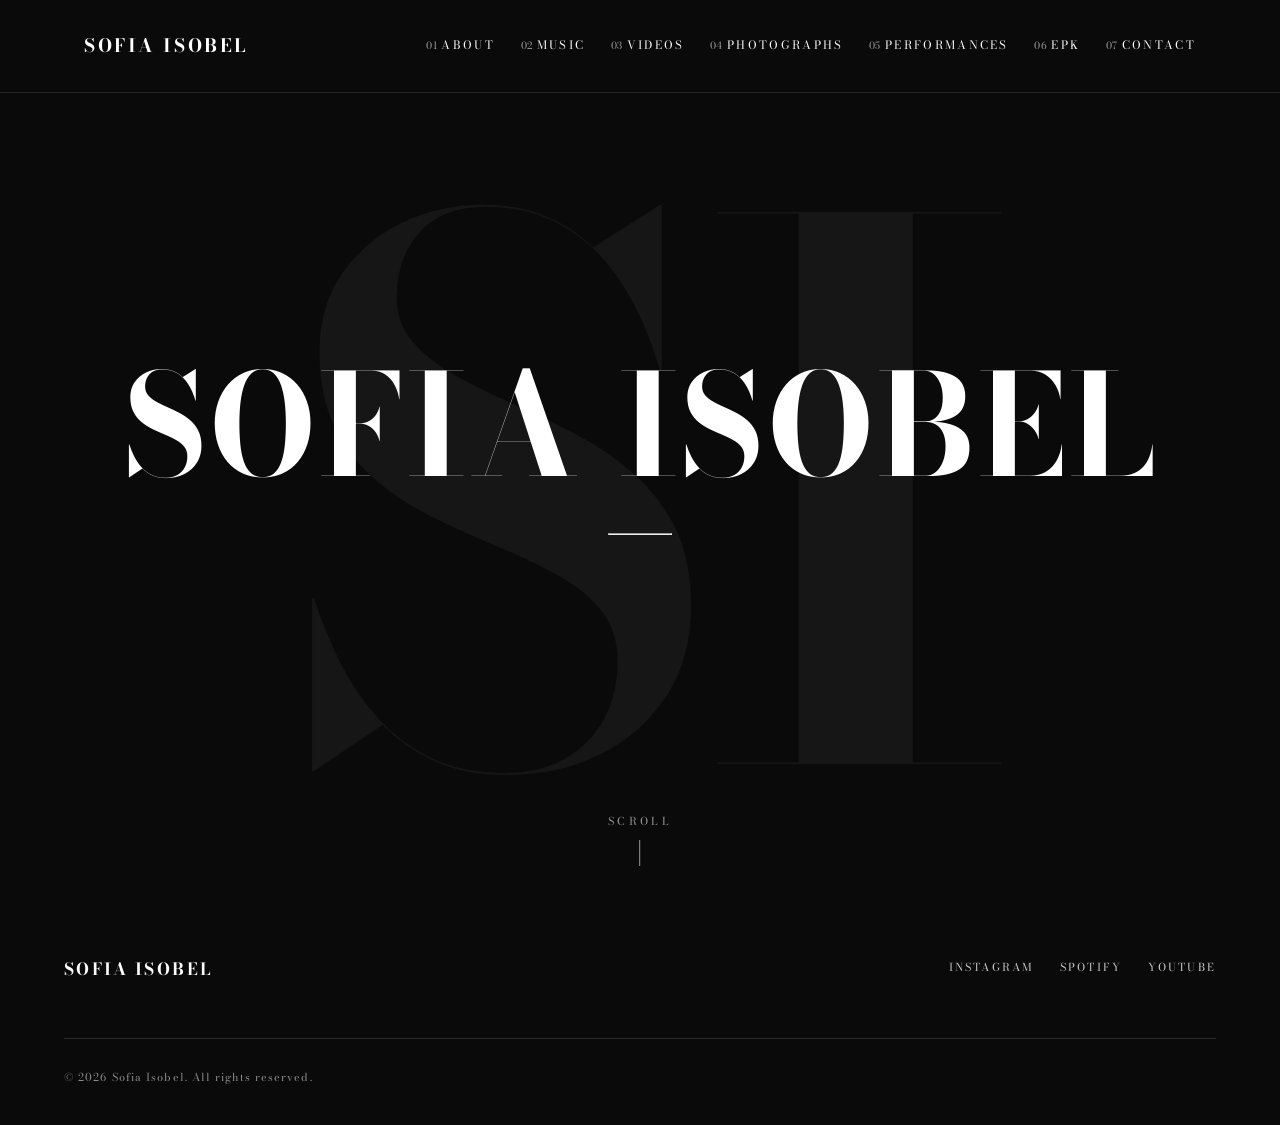
<file: index.html>
<!DOCTYPE html>
<html lang="en">
<head>
<meta charset="UTF-8">
<meta name="viewport" content="width=device-width, initial-scale=1.0">
<title>Sofia Isobel</title>
<meta name="description" content="Sofia Isobel — official site.">
<link rel="stylesheet" href="css/style.css">
</head>
<body class="page-home">

<a class="visually-hidden" href="#main">Skip to content</a>

<header class="site-header">
  <div class="container">
    <a href="index.html" class="wordmark">Sofia Isobel</a>
    <button class="nav-toggle" aria-label="Toggle navigation" aria-expanded="false">
      <span></span>
    </button>
    <nav class="nav-list" aria-label="Primary">
      <a href="about.html"><span class="idx">01</span>About</a>
      <a href="music.html"><span class="idx">02</span>Music</a>
      <a href="videos.html"><span class="idx">03</span>Videos</a>
      <a href="photographs.html"><span class="idx">04</span>Photographs</a>
      <a href="performances.html"><span class="idx">05</span>Performances</a>
      <a href="epk.html"><span class="idx">06</span>EPK</a>
      <a href="contact.html"><span class="idx">07</span>Contact</a>
    </nav>
  </div>
</header>

<main id="main">
  <section class="hero">
    <div class="hero-monogram" aria-hidden="true">SI</div>
    <div class="hero-inner">
      <!-- <p class="hero-eyebrow">Vocalist &amp; Songwriter</p> -->
      <h1 class="hero-name">Sofia Isobel</h1>
      <!-- <p class="hero-tagline">Lorem ipsum dolor sit amet, consectetur adipiscing elit.</p> -->
      <hr class="hero-rule" aria-hidden="true">
      <!-- <nav class="hero-nav" aria-label="Section index">
        <a href="about.html"><span class="idx">01</span>About</a>
        <a href="music.html"><span class="idx">02</span>Music</a>
        <a href="videos.html"><span class="idx">03</span>Videos</a>
        <a href="photographs.html"><span class="idx">04</span>Photographs</a>
        <a href="performances.html"><span class="idx">05</span>Performances</a>
        <a href="epk.html"><span class="idx">06</span>EPK</a>
        <a href="contact.html"><span class="idx">07</span>Contact</a>
      </nav> -->
    </div>
    <span class="scroll-cue" aria-hidden="true">Scroll</span>
  </section>
</main>

<footer class="site-footer">
  <div class="footer-inner">
    <span class="footer-mark">Sofia Isobel</span>
    <nav class="footer-social" aria-label="Social">
      <a href="#">Instagram</a>
      <a href="#">Spotify</a>
      <a href="#">YouTube</a>
    </nav>
    <div class="footer-copy">
      <span>&copy; <span data-year>2026</span> Sofia Isobel. All rights reserved.</span>
      <!-- <span>Lorem ipsum dolor sit amet</span> -->
    </div>
  </div>
</footer>

<script src="js/main.js"></script>
</body>
</html>
</file>
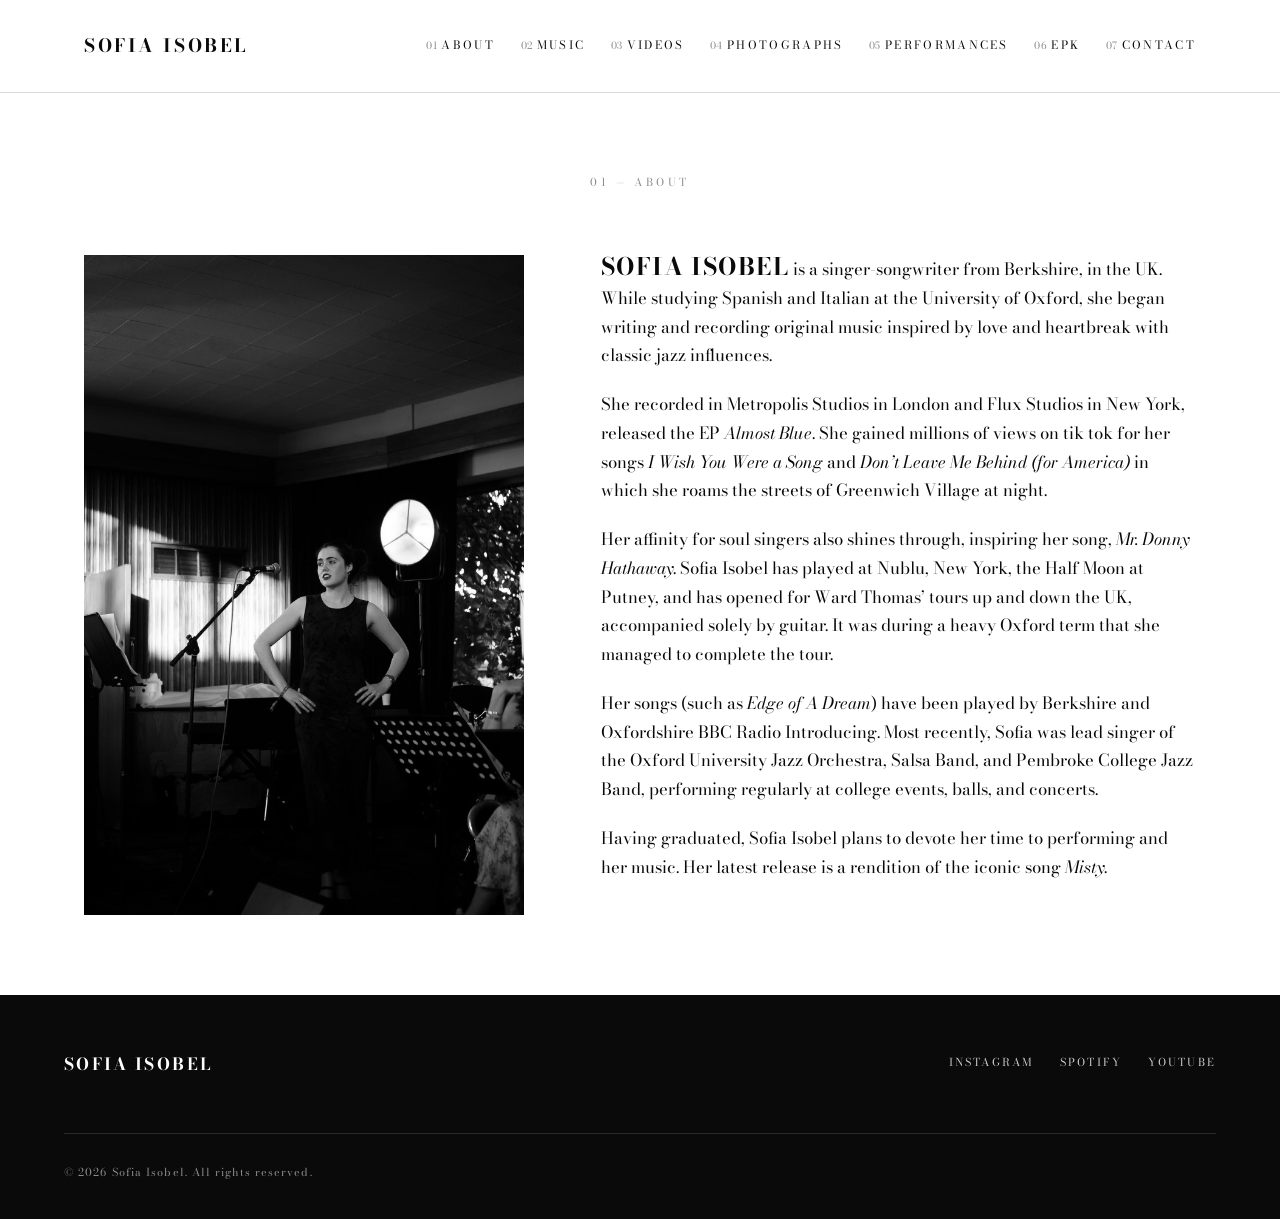
<file: about.html>
<!DOCTYPE html>
<html lang="en">
<head>
<meta charset="UTF-8">
<meta name="viewport" content="width=device-width, initial-scale=1.0">
<title>About — Sofia Isobel</title>
<meta name="description" content="About Sofia Isobel.">
<link rel="stylesheet" href="css/style.css">
</head>
<body>

<!-- <div class="page-veil" aria-hidden="true"></div> -->
<a class="visually-hidden" href="#main">Skip to content</a>

<header class="site-header">
  <div class="container">
    <a href="index.html" class="wordmark">Sofia Isobel</a>
    <button class="nav-toggle" aria-label="Toggle navigation" aria-expanded="false">
      <span></span>
    </button>
    <nav class="nav-list" aria-label="Primary">
      <a href="about.html"><span class="idx">01</span>About</a>
      <a href="music.html"><span class="idx">02</span>Music</a>
      <a href="videos.html"><span class="idx">03</span>Videos</a>
      <a href="photographs.html"><span class="idx">04</span>Photographs</a>
      <a href="coming-soon.html"><span class="idx">05</span>Performances</a>
      <a href="coming-soon.html"><span class="idx">06</span>EPK</a>
      <a href="contact.html"><span class="idx">07</span>Contact</a>
    </nav>
  </div>
</header>

<main id="main">

  <div class="page-head">
    <p class="eyebrow">01 — About</p>
    <!-- <h1>The Story So Far</h1> -->
  </div>

  <section class="container">
    <div class="about-grid">
      <div class="portrait">
        <img src="assets/images/portrait.jpg" alt="Sofia Isobel portrait">
      </div>
      <div class="bio">
        <!-- <p>Lorem ipsum dolor sit amet, consectetur adipiscing elit. Sed do eiusmod tempor incididunt ut labore et dolore magna aliqua. Ut enim ad minim veniam, quis nostrud exercitation ullamco laboris nisi ut aliquip ex ea commodo consequat.</p>
        <p>Duis aute irure dolor in reprehenderit in voluptate velit esse cillum dolore eu fugiat nulla pariatur. Excepteur sint occaecat cupidatat non proident, sunt in culpa qui officia deserunt mollit anim id est laborum.</p>
        <p>Sed ut perspiciatis unde omnis iste natus error sit voluptatem accusantium doloremque laudantium, totam rem aperiam, eaque ipsa quae ab illo inventore veritatis et quasi architecto beatae vitae dicta sunt explicabo.</p> -->
        <p> <span class="lead-word">Sofia Isobel</span> is a singer-songwriter from Berkshire, in the UK. While studying Spanish and Italian at the University of Oxford, she began writing and recording original music inspired by love and heartbreak with classic jazz influences. </p>
        <p>She recorded in Metropolis Studios in London and Flux Studios in New York, released the EP <i>Almost Blue</i>. She gained millions of views on tik tok for her songs <i>I Wish You Were a Song</i> and <i>Don’t Leave Me Behind (for America)</i> in which she roams the streets of Greenwich Village at night. </p>
        <p>Her affinity for soul singers also shines through, inspiring her song, <i>Mr. Donny Hathaway</i>. Sofia Isobel has played at Nublu, New York, the Half Moon at Putney, and has opened for Ward Thomas’ tours up and down the UK, accompanied solely by guitar. It was during a heavy Oxford term that she managed to complete the tour.  </p>
        <p>Her songs (such as <i>Edge of A Dream</i>) have been played by Berkshire and Oxfordshire BBC Radio Introducing. Most recently, Sofia was lead singer of the Oxford University Jazz Orchestra, Salsa Band, and Pembroke College Jazz Band, performing regularly at college events, balls, and concerts. </p>
        <p>Having graduated, Sofia Isobel plans to devote her time to performing and her music. Her latest release is a rendition of the iconic song <i>Misty</i>.</p>


        <!-- <ul class="fact-list">
          <li><span class="k">Based</span><span class="v">Lorem, Ipsum</span></li>
          <li><span class="k">Genre</span><span class="v">Lorem / Ipsum</span></li>
          <li><span class="k">Active since</span><span class="v">Lorem MMXX</span></li>
          <li><span class="k">Label</span><span class="v">Lorem Records</span></li>
        </ul> -->
      </div>
    </div>
  </section>

  

  <section class="container" style="padding-top: 5rem;">
    <div class="about-grid">
      <!-- <div class="placeholder" style="--ar: 4/5;"><span class="tag">Studio — replace with image</span></div>
      <div class="bio">
        <p class="eyebrow" style="margin-bottom:1rem;">Approach</p>
        <p>Nemo enim ipsam voluptatem quia voluptas sit aspernatur aut odit aut fugit, sed quia consequuntur magni dolores eos qui ratione voluptatem sequi nesciunt.</p>
        <p>Neque porro quisquam est, qui dolorem ipsum quia dolor sit amet, consectetur, adipisci velit, sed quia non numquam eius modi tempora incidunt ut labore et dolore magnam aliquam.</p>
      </div> -->
    </div>
  </section>

</main>


<footer class="site-footer">
  <div class="footer-inner">
    <span class="footer-mark">Sofia Isobel</span>
    <nav class="footer-social" aria-label="Social">
      <a href="https://www.instagram.com/sofiaisobelh/">Instagram</a>
      <a href="https://open.spotify.com/artist/6mMKapnNQn9hhXeew7cPOA?si=JOrMR3NxQQ-wdCnq1Sw_MQ">Spotify</a>
      <a href="https://www.youtube.com/channel/UCfYOrsRfp4lc2RsOu6m83aQ">YouTube</a>
    </nav>
    <div class="footer-copy">
      <span>&copy; <span data-year>2026</span> Sofia Isobel. All rights reserved.</span>
      <!-- <span>Lorem ipsum dolor sit amet</span> -->
    </div>
  </div>
</footer>

<script src="js/main.js"></script>
</body>
</html>
</file>
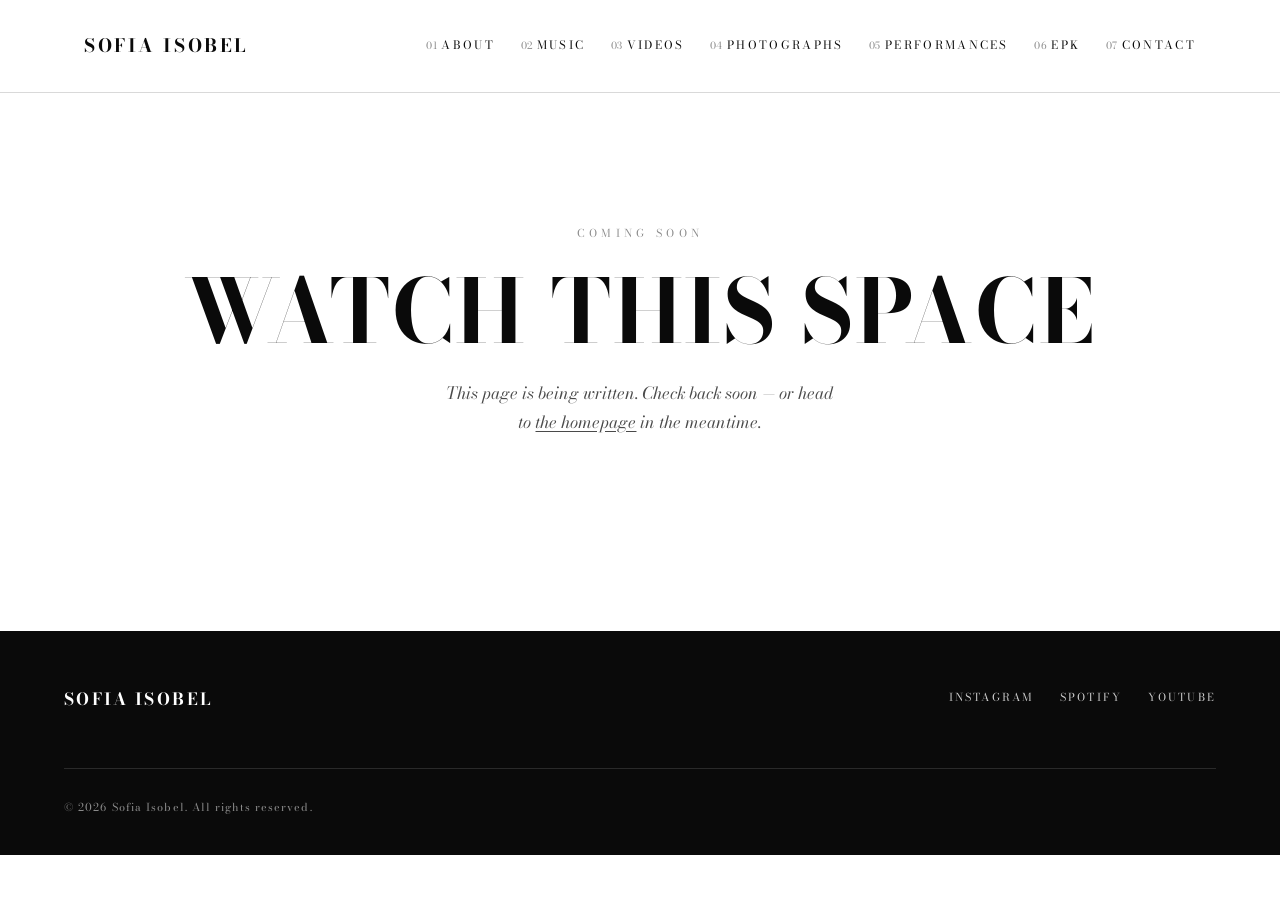
<file: coming-soon.html>
<!DOCTYPE html>
<html lang="en">
<head>
<meta charset="UTF-8">
<meta name="viewport" content="width=device-width, initial-scale=1.0">
<title>Coming Soon — Sofia Isobel</title>
<meta name="description" content="This page is coming soon.">
<link rel="stylesheet" href="css/style.css">
<script src="js/main.js" defer></script>
</head>

<body>

<div class="page-veil"></div>

<a class="visually-hidden" href="#main">Skip to content</a>

<header class="site-header">
  <div class="container">
    <a href="index.html" class="wordmark">Sofia Isobel</a>
    <button class="nav-toggle" aria-label="Toggle navigation" aria-expanded="false">
      <span></span>
    </button>
    <nav class="nav-list" aria-label="Primary">
      <a href="about.html"><span class="idx">01</span>About</a>
      <a href="music.html"><span class="idx">02</span>Music</a>
      <a href="videos.html"><span class="idx">03</span>Videos</a>
      <a href="photographs.html"><span class="idx">04</span>Photographs</a>
      <a href="coming-soon.html"><span class="idx">05</span>Performances</a>
      <a href="coming-soon.html"><span class="idx">06</span>EPK</a>
      <a href="contact.html"><span class="idx">07</span>Contact</a>
    </nav>
  </div>
</header>

<main id="main">

  <section class="hero" style="min-height: calc(70svh - var(--header-h));">
    <div class="hero-inner">
      <p class="hero-eyebrow">Coming Soon</p>
      <h1 class="hero-name" style="font-size: clamp(2.4rem, 8vw, 5.5rem);">Watch This Space</h1>
      <p class="hero-tagline">This page is being written. Check back soon — or head to <a href="index.html" style="text-decoration: underline; text-underline-offset: 0.2em;">the homepage</a> in the meantime.</p>
    </div>
  </section>

</main>

<footer class="site-footer">
  <div class="footer-inner">
    <span class="footer-mark">Sofia Isobel</span>
    <nav class="footer-social" aria-label="Social">
      <a href="#">Instagram</a>
      <a href="#">Spotify</a>
      <a href="#">YouTube</a>
    </nav>
    <div class="footer-copy">
      <span>&copy; <span data-year>2026</span> Sofia Isobel. All rights reserved.</span>
    </div>
  </div>
</footer>

</body>
</html>
</file>
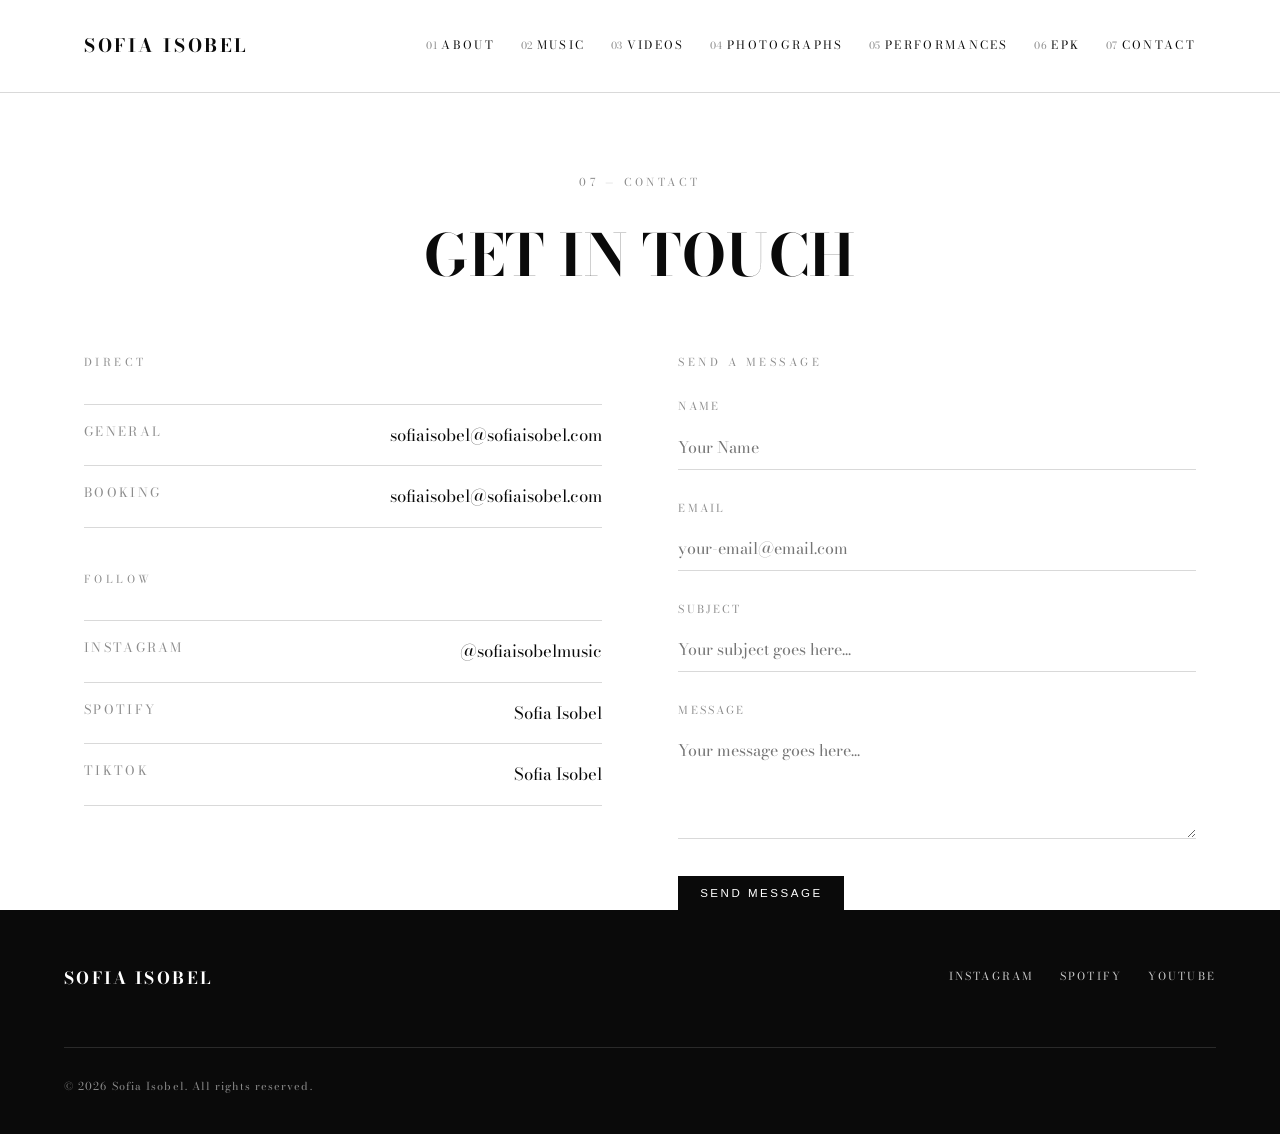
<file: contact.html>
<!DOCTYPE html>
<html lang="en">
<head>
<meta charset="UTF-8">
<meta name="viewport" content="width=device-width, initial-scale=1.0">
<title>Contact — Sofia Isobel</title>
<meta name="description" content="Get in touch with Sofia Isobel.">
<link rel="stylesheet" href="css/style.css">
</head>
<body>

<a class="visually-hidden" href="#main">Skip to content</a>

<header class="site-header">
  <div class="container">
    <a href="index.html" class="wordmark">Sofia Isobel</a>
    <button class="nav-toggle" aria-label="Toggle navigation" aria-expanded="false">
      <span></span>
    </button>
    <nav class="nav-list" aria-label="Primary">
      <a href="about.html"><span class="idx">01</span>About</a>
      <a href="music.html"><span class="idx">02</span>Music</a>
      <a href="videos.html"><span class="idx">03</span>Videos</a>
      <a href="photographs.html"><span class="idx">04</span>Photographs</a>
      <a href="coming-soon.html"><span class="idx">05</span>Performances</a>
      <a href="coming-soon.html"><span class="idx">06</span>EPK</a>
      <a href="contact.html"><span class="idx">07</span>Contact</a>
    </nav>
  </div>
</header>

<main id="main">

  <div class="page-head">
    <p class="eyebrow">07 — Contact</p>
    <h1>Get In Touch</h1>
  </div>

  <section class="container">
    <div class="contact-grid">

      <div>
        <p class="eyebrow" style="margin-bottom:1rem;">Direct</p>
        <ul class="contact-list">
          <li><span class="k">General</span><span class="v">sofiaisobel@sofiaisobel.com</span></li>
          <li><span class="k">Booking</span><span class="v">sofiaisobel@sofiaisobel.com</span></li>
        </ul>

        <p class="eyebrow" style="margin: 2.6rem 0 1rem;">Follow</p>
        <ul class="contact-list">
          <li><span class="k">Instagram</span><span class="v"><a href="https://www.instagram.com/sofiaisobelmusic?stkn=MTI2MTFtMjRqaHE4cQ%3D%3D&utm_source=qr">@sofiaisobelmusic</a></span></li>
          <li><span class="k">Spotify</span><span class="v"><a href="https://open.spotify.com/artist/6mMKapnNQn9hhXeew7cPOA?si=JOrMR3NxQQ-wdCnq1Sw_MQ">Sofia Isobel</a></span></li>
          <li><span class="k">TikTok</span><span class="v"><a href="https://www.tiktok.com/@sofia.isobel.music">Sofia Isobel</a></span></li>
        </ul>
      </div>

      <div>
        <p class="eyebrow" style="margin-bottom:1.6rem;">Send a Message</p>
        <form action="#" method="POST">
          <div class="form-field">
            <label for="name">Name</label>
            <input type="text" id="name" name="name" placeholder="Your Name" required>
          </div>
          <div class="form-field">
            <label for="email">Email</label>
            <input type="email" id="email" name="email" placeholder="your-email@email.com" required>
          </div>
          <div class="form-field">
            <label for="subject">Subject</label>
            <input type="text" id="subject" name="subject" placeholder="Your subject goes here...">
          </div>
          <div class="form-field">
            <label for="message">Message</label>
            <textarea id="message" name="message" placeholder="Your message goes here..." required></textarea>
          </div>
          <button type="submit" class="btn">Send Message</button>
        </form>
      </div>

    </div>
  </section>

</main>

<footer class="site-footer">
  <div class="footer-inner">
    <span class="footer-mark">Sofia Isobel</span>
    <nav class="footer-social" aria-label="Social">
      <a href="https://www.instagram.com/sofiaisobelmusic/">Instagram</a>
      <a href="https://open.spotify.com/artist/6mMKapnNQn9hhXeew7cPOA?si=JOrMR3NxQQ-wdCnq1Sw_MQ">Spotify</a>
      <a href="https://www.youtube.com/channel/UCfYOrsRfp4lc2RsOu6m83aQ">YouTube</a>
    </nav>
    <div class="footer-copy">
      <span>&copy; <span data-year>2026</span> Sofia Isobel. All rights reserved.</span>
      <!-- <span>Lorem ipsum dolor sit amet</span> -->
    </div>
  </div>
</footer>

<script src="js/main.js"></script>
</body>
</html>
</file>
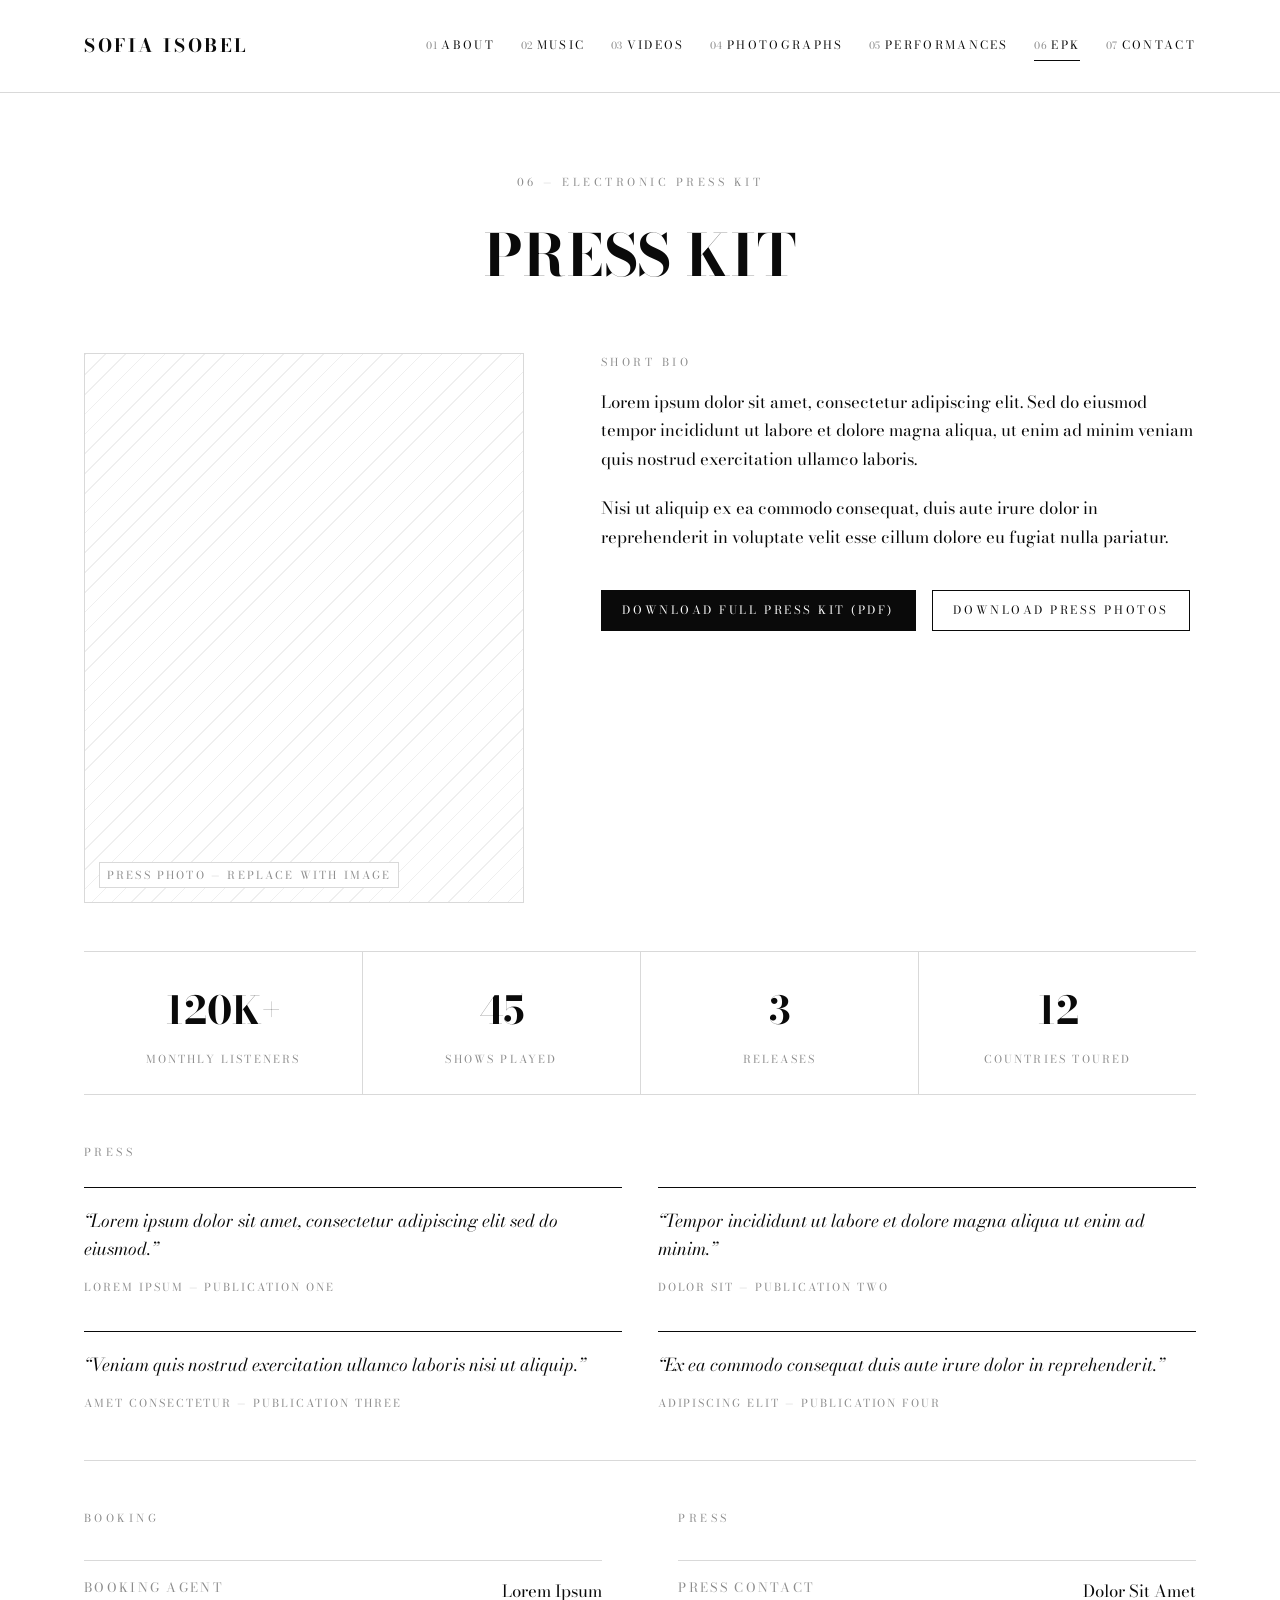
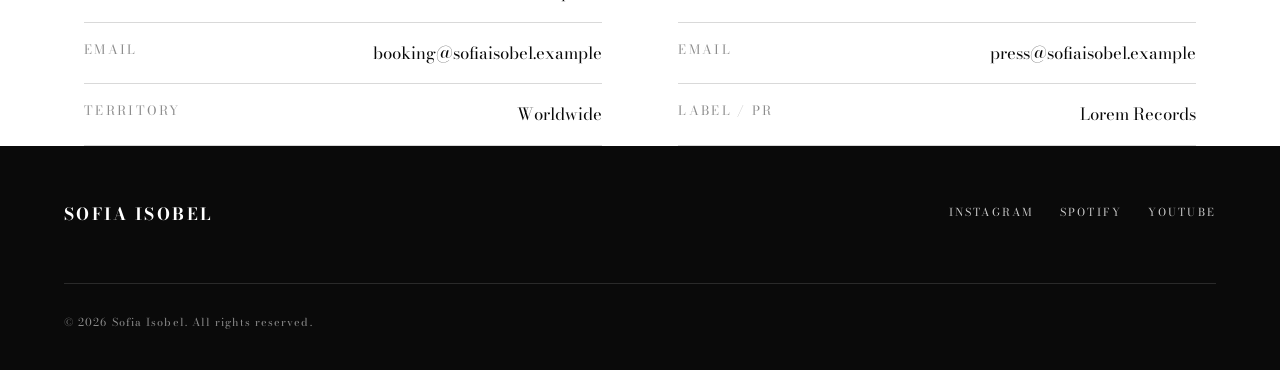
<file: epk.html>
<!DOCTYPE html>
<html lang="en">
<head>
<meta charset="UTF-8">
<meta name="viewport" content="width=device-width, initial-scale=1.0">
<title>EPK — Sofia Isobel</title>
<meta name="description" content="Electronic press kit for Sofia Isobel.">
<link rel="stylesheet" href="css/style.css">
</head>
<body>

<a class="visually-hidden" href="#main">Skip to content</a>

<header class="site-header">
  <div class="container">
    <a href="index.html" class="wordmark">Sofia Isobel</a>
    <button class="nav-toggle" aria-label="Toggle navigation" aria-expanded="false">
      <span></span>
    </button>
    <nav class="nav-list" aria-label="Primary">
      <a href="about.html"><span class="idx">01</span>About</a>
      <a href="music.html"><span class="idx">02</span>Music</a>
      <a href="videos.html"><span class="idx">03</span>Videos</a>
      <a href="photographs.html"><span class="idx">04</span>Photographs</a>
      <a href="performances.html"><span class="idx">05</span>Performances</a>
      <a href="epk.html" aria-current="page"><span class="idx">06</span>EPK</a>
      <a href="contact.html"><span class="idx">07</span>Contact</a>
    </nav>
  </div>
</header>

<main id="main">

  <div class="page-head">
    <p class="eyebrow">06 — Electronic Press Kit</p>
    <h1>Press Kit</h1>
  </div>

  <section class="container">

    <div class="about-grid">
      <div class="placeholder" style="--ar: 4/5;"><span class="tag">Press photo — replace with image</span></div>
      <div class="bio">
        <p class="eyebrow" style="margin-bottom:1rem;">Short Bio</p>
        <p>Lorem ipsum dolor sit amet, consectetur adipiscing elit. Sed do eiusmod tempor incididunt ut labore et dolore magna aliqua, ut enim ad minim veniam quis nostrud exercitation ullamco laboris.</p>
        <p>Nisi ut aliquip ex ea commodo consequat, duis aute irure dolor in reprehenderit in voluptate velit esse cillum dolore eu fugiat nulla pariatur.</p>

        <div class="download-row">
          <a class="btn" href="#">Download Full Press Kit (PDF)</a>
          <a class="btn btn-outline" href="#">Download Press Photos</a>
        </div>
      </div>
    </div>

    <div class="stat-row">
      <div><span class="num">120K+</span><span class="label">Monthly Listeners</span></div>
      <div><span class="num">45</span><span class="label">Shows Played</span></div>
      <div><span class="num">3</span><span class="label">Releases</span></div>
      <div><span class="num">12</span><span class="label">Countries Toured</span></div>
    </div>

    <p class="eyebrow" style="margin-bottom: 1.6rem;">Press</p>
    <div class="press-quotes">
      <figure>
        <blockquote>&ldquo;Lorem ipsum dolor sit amet, consectetur adipiscing elit sed do eiusmod.&rdquo;</blockquote>
        <figcaption>Lorem Ipsum — Publication One</figcaption>
      </figure>
      <figure>
        <blockquote>&ldquo;Tempor incididunt ut labore et dolore magna aliqua ut enim ad minim.&rdquo;</blockquote>
        <figcaption>Dolor Sit — Publication Two</figcaption>
      </figure>
      <figure>
        <blockquote>&ldquo;Veniam quis nostrud exercitation ullamco laboris nisi ut aliquip.&rdquo;</blockquote>
        <figcaption>Amet Consectetur — Publication Three</figcaption>
      </figure>
      <figure>
        <blockquote>&ldquo;Ex ea commodo consequat duis aute irure dolor in reprehenderit.&rdquo;</blockquote>
        <figcaption>Adipiscing Elit — Publication Four</figcaption>
      </figure>
    </div>

    <hr class="rule">

    <div class="contact-grid">
      <div>
        <p class="eyebrow" style="margin-bottom:1rem;">Booking</p>
        <ul class="contact-list">
          <li><span class="k">Booking Agent</span><span class="v">Lorem Ipsum</span></li>
          <li><span class="k">Email</span><span class="v">booking@sofiaisobel.example</span></li>
          <li><span class="k">Territory</span><span class="v">Worldwide</span></li>
        </ul>
      </div>
      <div>
        <p class="eyebrow" style="margin-bottom:1rem;">Press</p>
        <ul class="contact-list">
          <li><span class="k">Press Contact</span><span class="v">Dolor Sit Amet</span></li>
          <li><span class="k">Email</span><span class="v">press@sofiaisobel.example</span></li>
          <li><span class="k">Label / PR</span><span class="v">Lorem Records</span></li>
        </ul>
      </div>
    </div>

  </section>

</main>

<footer class="site-footer">
  <div class="footer-inner">
    <span class="footer-mark">Sofia Isobel</span>
    <nav class="footer-social" aria-label="Social">
      <a href="https://www.instagram.com/sofiaisobelh/">Instagram</a>
      <a href="https://open.spotify.com/artist/6mMKapnNQn9hhXeew7cPOA?si=JOrMR3NxQQ-wdCnq1Sw_MQ">Spotify</a>
      <a href="https://www.youtube.com/channel/UCfYOrsRfp4lc2RsOu6m83aQ">YouTube</a>
    </nav>
    <div class="footer-copy">
      <span>&copy; <span data-year>2026</span> Sofia Isobel. All rights reserved.</span>
      <!-- <span>Lorem ipsum dolor sit amet</span> -->
    </div>
  </div>
</footer>

<script src="js/main.js"></script>
</body>
</html>
</file>
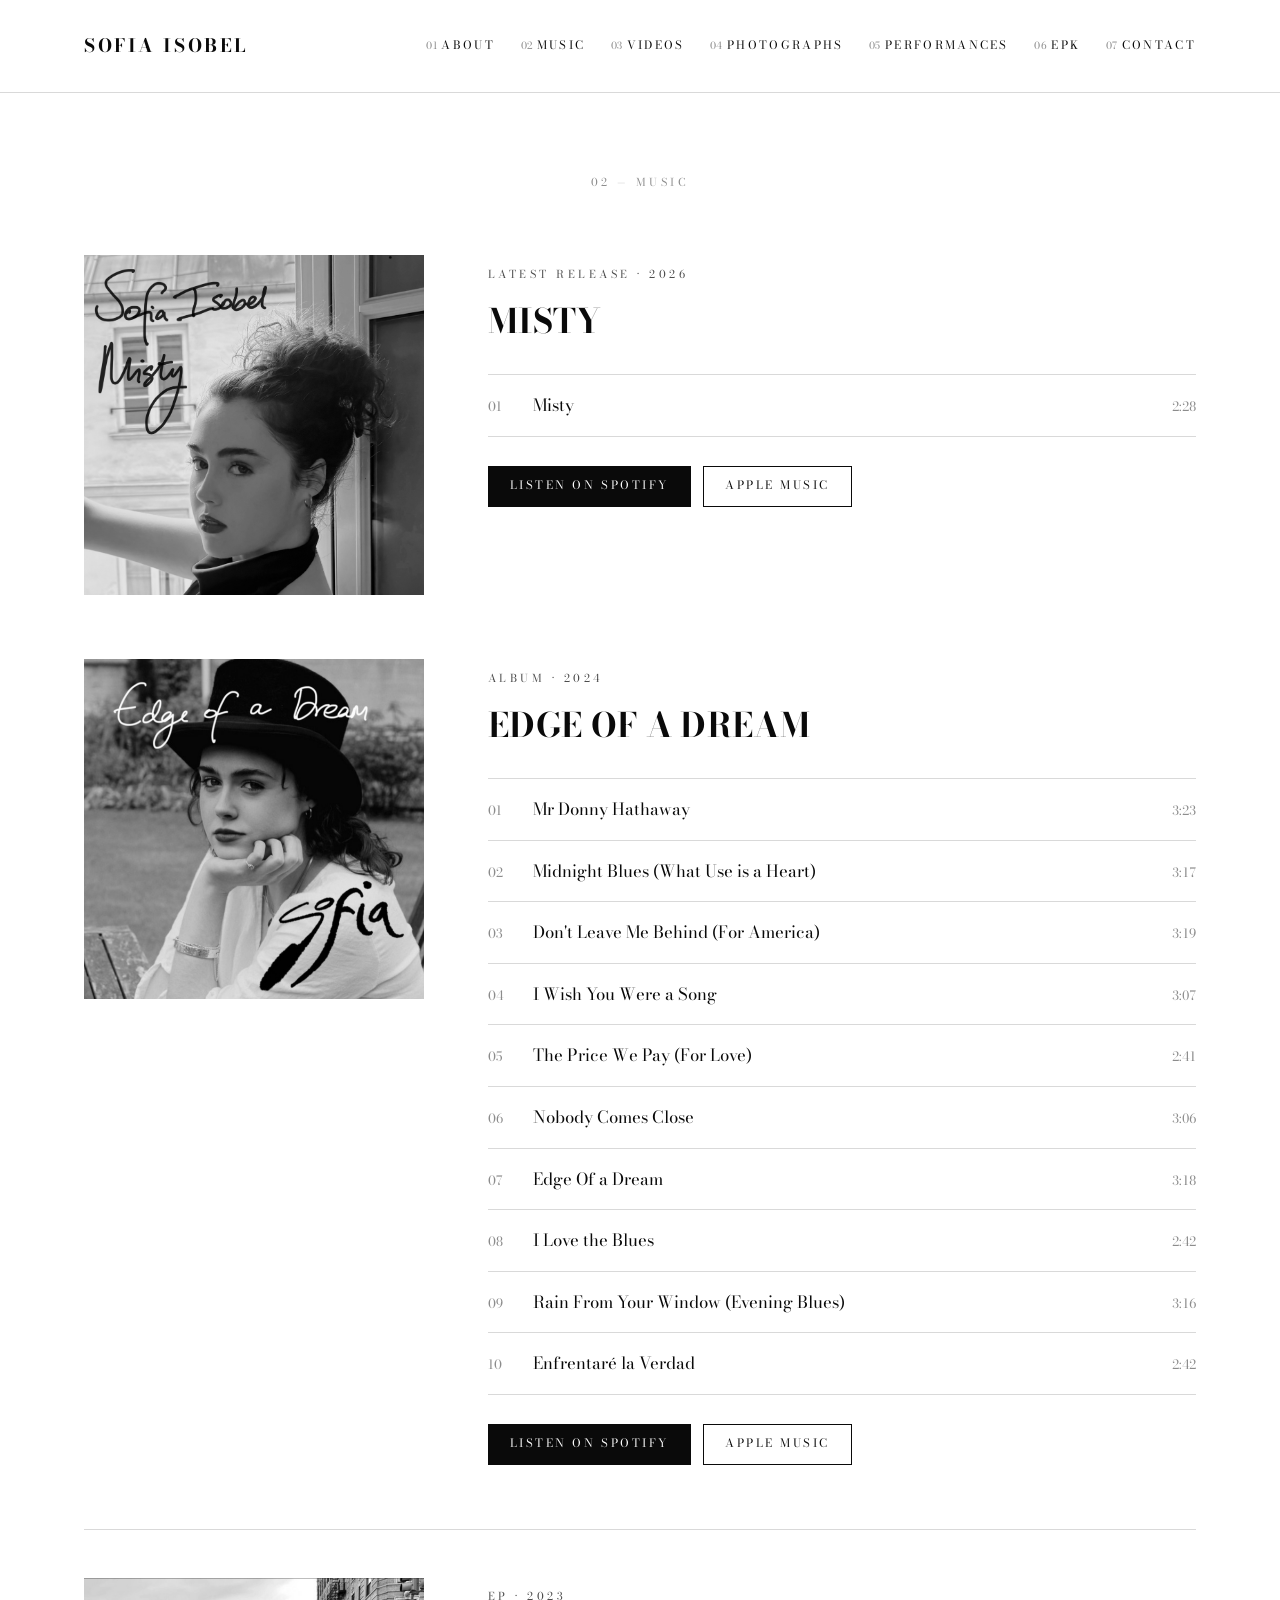
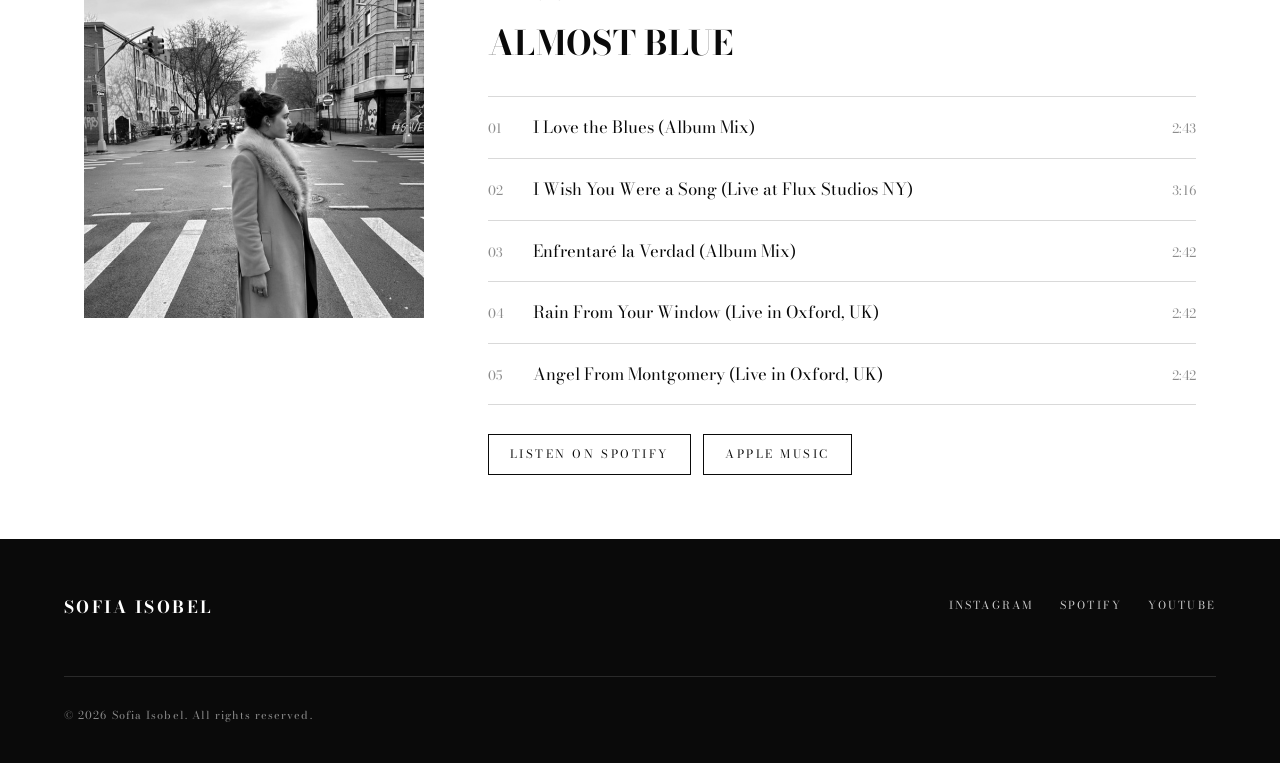
<file: music.html>
<!DOCTYPE html>
<html lang="en">
<head>
<meta charset="UTF-8">
<meta name="viewport" content="width=device-width, initial-scale=1.0">
<title>Music — Sofia Isobel</title>
<meta name="description" content="Music by Sofia Isobel.">
<link rel="stylesheet" href="css/style.css">
</head>
<body>

<a class="visually-hidden" href="#main">Skip to content</a>

<header class="site-header">
  <div class="container">
    <a href="index.html" class="wordmark">Sofia Isobel</a>
    <button class="nav-toggle" aria-label="Toggle navigation" aria-expanded="false">
      <span></span>
    </button>
    <nav class="nav-list" aria-label="Primary">
      <a href="about.html"><span class="idx">01</span>About</a>
      <a href="music.html"><span class="idx">02</span>Music</a>
      <a href="videos.html"><span class="idx">03</span>Videos</a>
      <a href="photographs.html"><span class="idx">04</span>Photographs</a>
      <a href="coming-soon.html"><span class="idx">05</span>Performances</a>
      <a href="coming-soon.html"><span class="idx">06</span>EPK</a>
      <a href="contact.html"><span class="idx">07</span>Contact</a>
    </nav>
  </div>
</header>

<main id="main">

  <div class="page-head">
    <p class="eyebrow">02 — Music</p>
    <!-- <h1>Discography</h1> -->
  </div>

  <section class="container">

    <div class="release">
      <img src="assets/images/misty.png" alt="Misty">
      <div>
        <div class="release-meta">
          <p class="eyebrow">Latest Release · 2026</p>
          <h2>Misty</h2>
          <!-- <p>Dolor sit amet, consectetur adipiscing elit. Sed do eiusmod tempor incididunt ut labore et dolore magna aliqua.</p> -->
        </div>
        <ol class="tracklist">
          <li><span class="num">01</span><span class="title">Misty</span><span class="len">2:28</span></li>
        </ol>
        <div class="platform-links">
          <a class="btn" href="https://open.spotify.com/track/5PKW6IFBJO2PAlgCFHO28R?si=6e4ad8ec6f0d47bd">Listen on Spotify</a>
          <a class="btn btn-outline" href="https://music.apple.com/gb/album/misty/6812123506?i=6812123507">Apple Music</a>
        </div>
      </div>
    </div>

    <div class="release">
      <img src="assets/images/edgeof.png" alt="Edge of a Dream">
      <div>
        <div class="release-meta">
          <p class="eyebrow">Album · 2024</p>
          <h2>Edge of a Dream</h2>
          <!-- <p>Dolor sit amet, consectetur adipiscing elit. Sed do eiusmod tempor incididunt ut labore et dolore magna aliqua.</p> -->
        </div>
        <ol class="tracklist">
          <li><span class="num">01</span><span class="title">Mr Donny Hathaway</span><span class="len">3:23</span></li>
          <li><span class="num">02</span><span class="title">Midnight Blues (What Use is a Heart) </span><span class="len">3:17</span></li>
          <li><span class="num">03</span><span class="title">Don't Leave Me Behind (For America)</span><span class="len">3:19</span></li>
          <li><span class="num">04</span><span class="title">I Wish You Were a Song</span><span class="len">3:07</span></li>
          <li><span class="num">05</span><span class="title">The Price We Pay (For Love)</span><span class="len">2:41</span></li>
          <li><span class="num">06</span><span class="title">Nobody Comes Close</span><span class="len">3:06</span></li>
          <li><span class="num">07</span><span class="title">Edge Of a Dream</span><span class="len">3:18</span></li>
          <li><span class="num">08</span><span class="title">I Love the Blues</span><span class="len">2:42</span></li>
          <li><span class="num">09</span><span class="title">Rain From Your Window (Evening Blues)</span><span class="len">3:16</span></li>
          <li><span class="num">10</span><span class="title">Enfrentaré la Verdad</span><span class="len">2:42</span></li>
        </ol>
        <div class="platform-links">
          <a class="btn" href="https://open.spotify.com/album/1FHrtc0OuTxBywUyUAccX6?si=fFKnmZM7Q0eqLm6dVkph0g">Listen on Spotify</a>
          <a class="btn btn-outline" href="https://music.apple.com/us/album/edge-of-a-dream/1756558885">Apple Music</a>
        </div>
      </div>
    </div>

    <hr class="rule">

    <!-- <p class="eyebrow" style="margin-bottom: 2rem;">Back Catalogue</p> -->

    <div class="release">
      <img src="assets/images/almost.png" alt="Edge of a Dream">
      <div>
        <div class="release-meta">
          <p class="eyebrow">EP · 2023</p>
          <h2>Almost Blue</h2>
        </div>
        <ol class="tracklist">
          <li><span class="num">01</span><span class="title">I Love the Blues (Album Mix)</span><span class="len">2:43</span></li>
          <li><span class="num">02</span><span class="title">I Wish You Were a Song (Live at Flux Studios NY)</span><span class="len">3:16</span></li>
          <li><span class="num">03</span><span class="title">Enfrentaré la Verdad (Album Mix)</span><span class="len">2:42</span></li>
          <li><span class="num">04</span><span class="title">Rain From Your Window (Live in Oxford, UK)</span><span class="len">2:42</span></li>
          <li><span class="num">05</span><span class="title">Angel From Montgomery (Live in Oxford, UK)</span><span class="len">2:42</span></li>
        </ol>
        <div class="platform-links">
          <a class="btn btn-outline" href="https://open.spotify.com/album/2Fp2p1oOPqprt4RJr932N9?si=vtQ2kVHPQ2aTnvy-Y49XqQ">Listen on Spotify</a>
          <a class="btn btn-outline" href="https://music.apple.com/us/album/almost-blue-ep/1722788017">Apple Music</a>
        </div>
      </div>
    </div>

  </section>

</main>

<footer class="site-footer">
  <div class="footer-inner">
    <span class="footer-mark">Sofia Isobel</span>
    <nav class="footer-social" aria-label="Social">
      <a href="https://www.instagram.com/sofiaisobelh/">Instagram</a>
      <a href="https://open.spotify.com/artist/6mMKapnNQn9hhXeew7cPOA?si=JOrMR3NxQQ-wdCnq1Sw_MQ">Spotify</a>
      <a href="https://www.youtube.com/channel/UCfYOrsRfp4lc2RsOu6m83aQ">YouTube</a>
    </nav>
    <div class="footer-copy">
      <span>&copy; <span data-year>2026</span> Sofia Isobel. All rights reserved.</span>
      <!-- <span>Lorem ipsum dolor sit amet</span> -->
    </div>
  </div>
</footer>

<script src="js/main.js"></script>
</body>
</html>
</file>
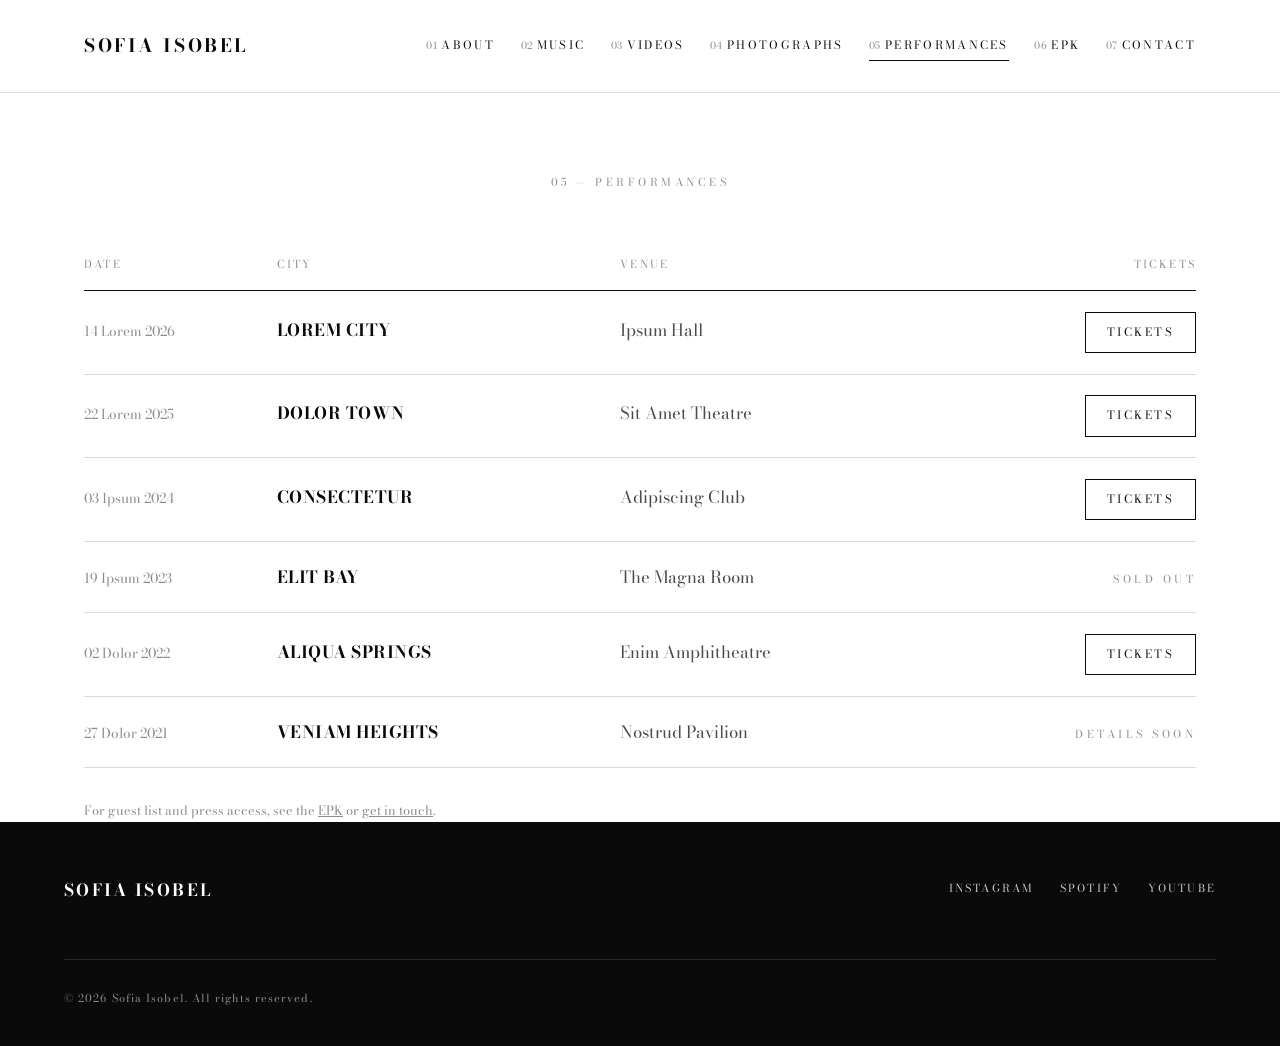
<file: performances.html>
<!DOCTYPE html>
<html lang="en">
<head>
<meta charset="UTF-8">
<meta name="viewport" content="width=device-width, initial-scale=1.0">
<title>Performances — Sofia Isobel</title>
<meta name="description" content="Upcoming performances by Sofia Isobel.">
<link rel="stylesheet" href="css/style.css">
</head>
<body>

<a class="visually-hidden" href="#main">Skip to content</a>

<header class="site-header">
  <div class="container">
    <a href="index.html" class="wordmark">Sofia Isobel</a>
    <button class="nav-toggle" aria-label="Toggle navigation" aria-expanded="false">
      <span></span>
    </button>
    <nav class="nav-list" aria-label="Primary">
      <a href="about.html"><span class="idx">01</span>About</a>
      <a href="music.html"><span class="idx">02</span>Music</a>
      <a href="videos.html"><span class="idx">03</span>Videos</a>
      <a href="photographs.html"><span class="idx">04</span>Photographs</a>
      <a href="performances.html" aria-current="page"><span class="idx">05</span>Performances</a>
      <a href="epk.html"><span class="idx">06</span>EPK</a>
      <a href="contact.html"><span class="idx">07</span>Contact</a>
    </nav>
  </div>
</header>

<main id="main">

  <div class="page-head">
    <p class="eyebrow">05 — Performances</p>
    <!-- <h1>Set List</h1> -->
  </div>

  <section class="container">
    <table class="set-list">
      <thead>
        <tr>
          <th>Date</th>
          <th>City</th>
          <th>Venue</th>
          <th>Tickets</th>
        </tr>
      </thead>
      <tbody>
        <tr>
          <td class="date">14 Lorem 2026</td>
          <td class="city">Lorem City</td>
          <td class="venue">Ipsum Hall</td>
          <td class="status"><a class="btn btn-outline" href="#">Tickets</a></td>
        </tr>
        <tr>
          <td class="date">22 Lorem 2025</td>
          <td class="city">Dolor Town</td>
          <td class="venue">Sit Amet Theatre</td>
          <td class="status"><a class="btn btn-outline" href="#">Tickets</a></td>
        </tr>
        <tr>
          <td class="date">03 Ipsum 2024</td>
          <td class="city">Consectetur</td>
          <td class="venue">Adipiscing Club</td>
          <td class="status"><a class="btn btn-outline" href="#">Tickets</a></td>
        </tr>
        <tr>
          <td class="date">19 Ipsum 2023</td>
          <td class="city">Elit Bay</td>
          <td class="venue">The Magna Room</td>
          <td class="status"><span class="eyebrow">Sold Out</span></td>
        </tr>
        <tr>
          <td class="date">02 Dolor 2022</td>
          <td class="city">Aliqua Springs</td>
          <td class="venue">Enim Amphitheatre</td>
          <td class="status"><a class="btn btn-outline" href="#">Tickets</a></td>
        </tr>
        <tr>
          <td class="date">27 Dolor 2021</td>
          <td class="city">Veniam Heights</td>
          <td class="venue">Nostrud Pavilion</td>
          <td class="status"><span class="eyebrow">Details Soon</span></td>
        </tr>
      </tbody>
    </table>

    <p class="form-note" style="margin-top: 2rem;">For guest list and press access, see the <a href="epk.html" style="text-decoration: underline;">EPK</a> or <a href="contact.html" style="text-decoration: underline;">get in touch</a>.</p>
  </section>

</main>

<footer class="site-footer">
  <div class="footer-inner">
    <span class="footer-mark">Sofia Isobel</span>
    <nav class="footer-social" aria-label="Social">
      <a href="https://www.instagram.com/sofiaisobelh/">Instagram</a>
      <a href="https://open.spotify.com/artist/6mMKapnNQn9hhXeew7cPOA?si=JOrMR3NxQQ-wdCnq1Sw_MQ">Spotify</a>
      <a href="https://www.youtube.com/channel/UCfYOrsRfp4lc2RsOu6m83aQ">YouTube</a>
    </nav>
    <div class="footer-copy">
      <span>&copy; <span data-year>2026</span> Sofia Isobel. All rights reserved.</span>
      <!-- <span>Lorem ipsum dolor sit amet</span> -->
    </div>
  </div>
</footer>

<script src="js/main.js"></script>
</body>
</html>
</file>
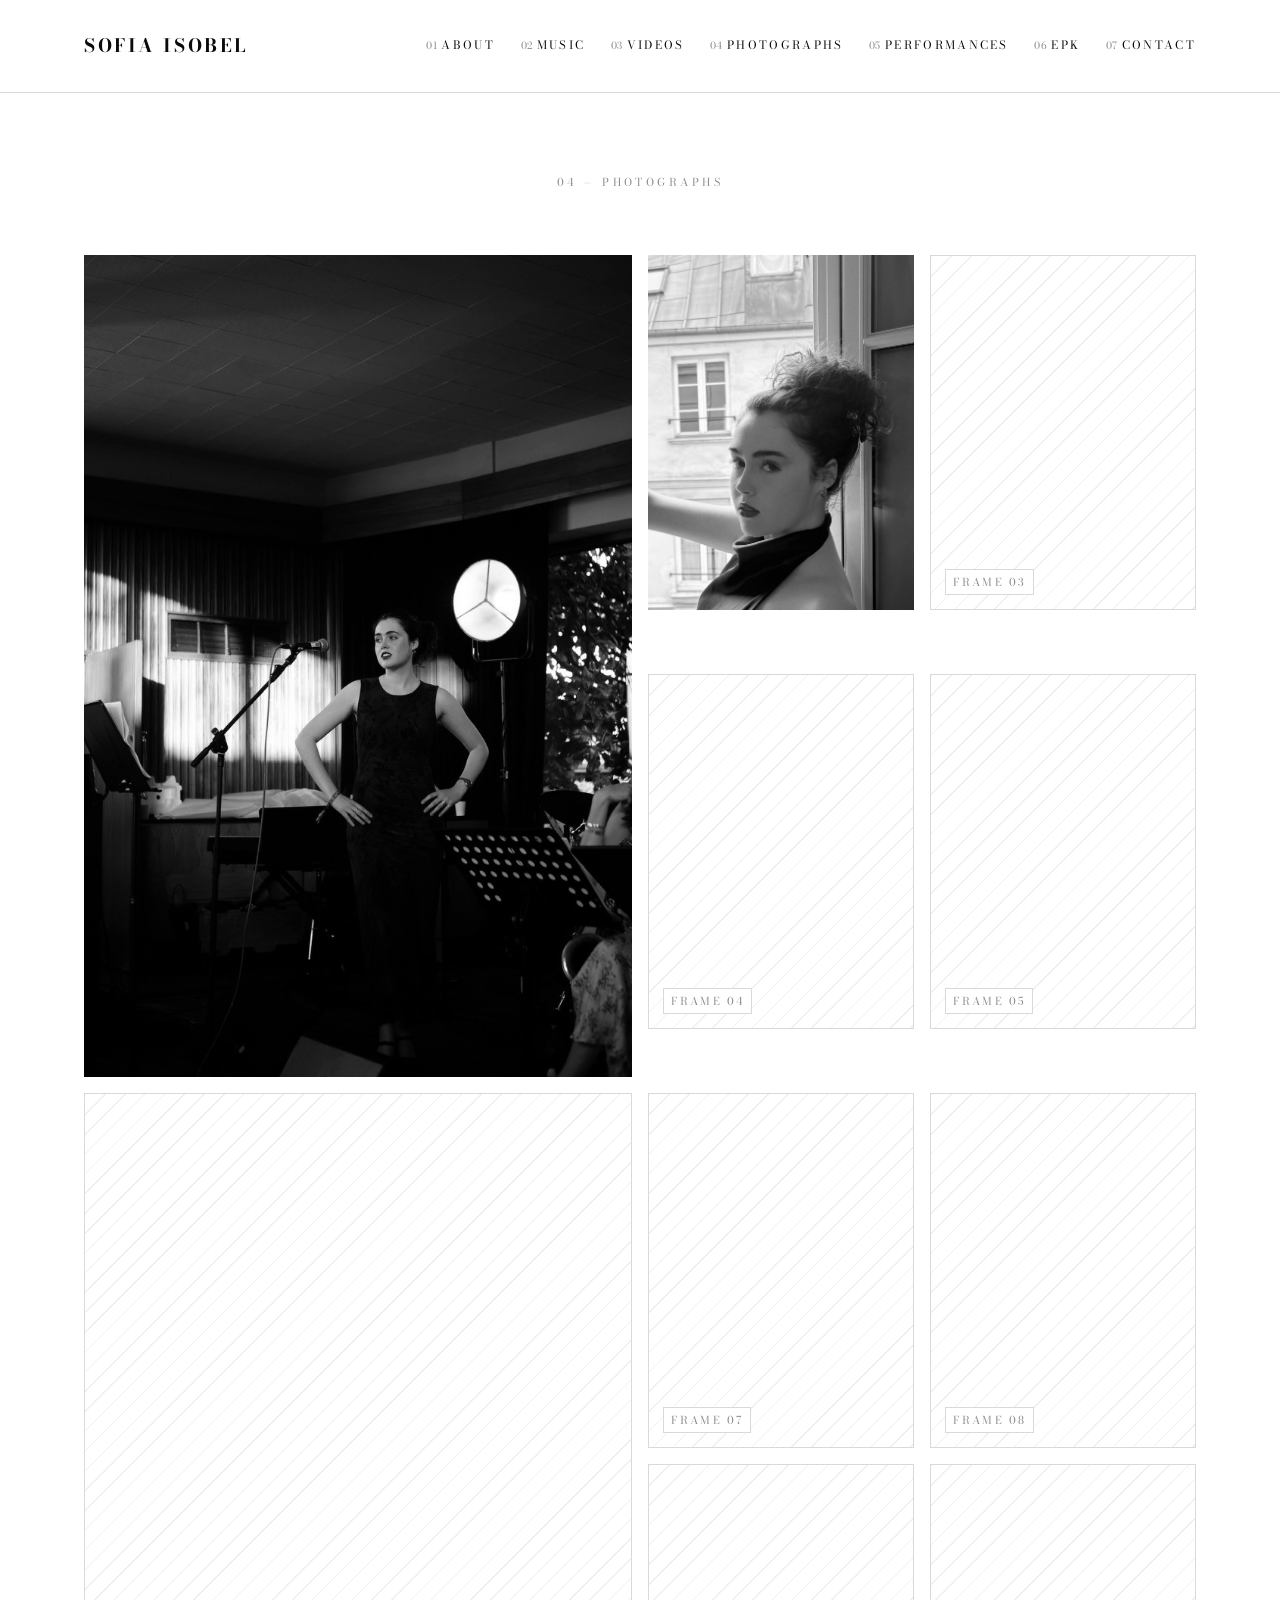
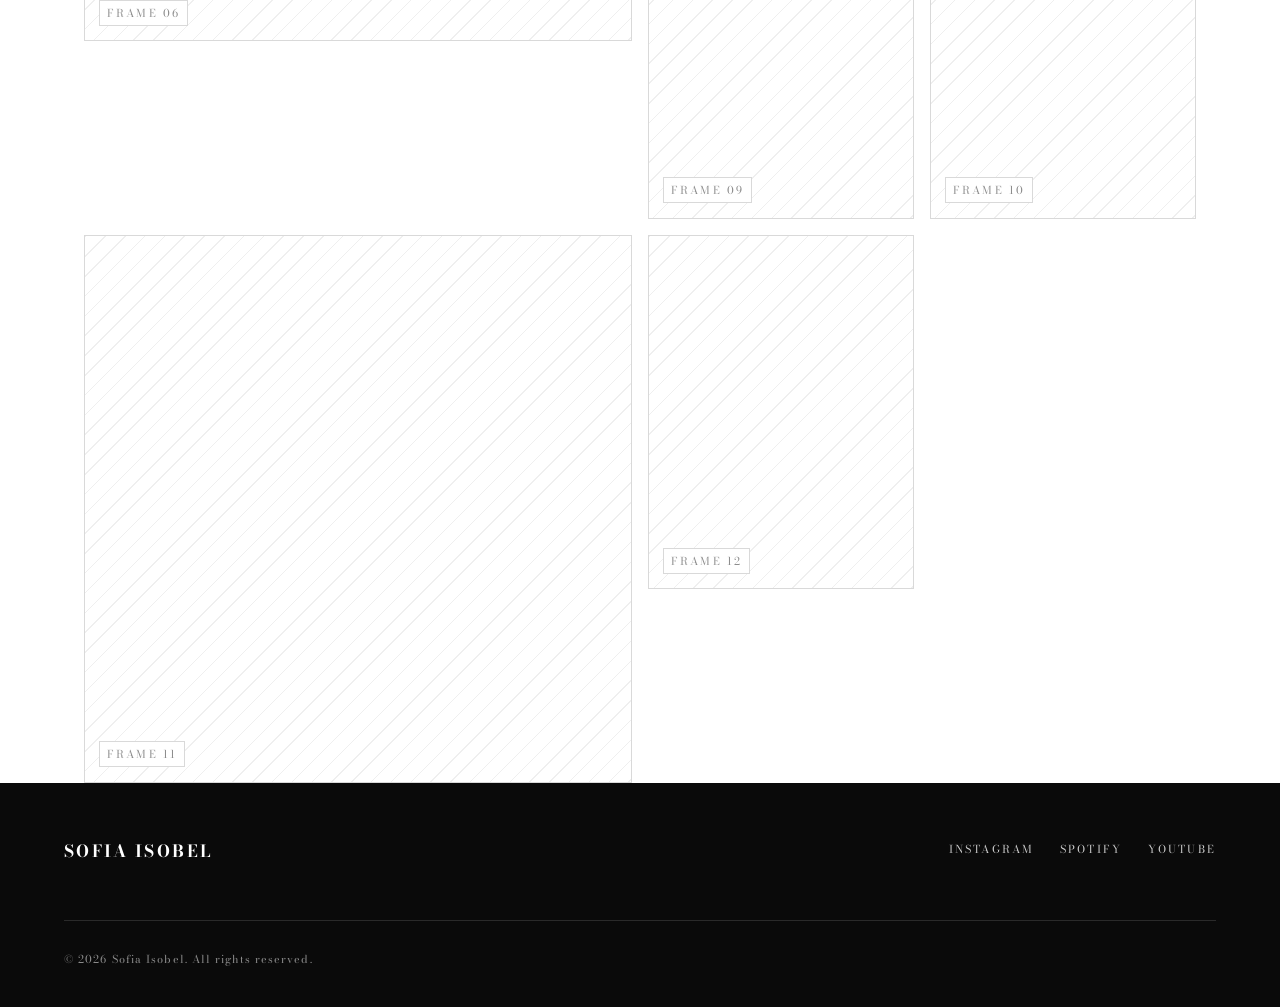
<file: photographs.html>
<!DOCTYPE html>
<html lang="en">
<head>
<meta charset="UTF-8">
<meta name="viewport" content="width=device-width, initial-scale=1.0">
<title>Photographs — Sofia Isobel</title>
<meta name="description" content="Photographs of Sofia Isobel.">
<link rel="stylesheet" href="css/style.css">
</head>
<body>

<a class="visually-hidden" href="#main">Skip to content</a>

<header class="site-header">
  <div class="container">
    <a href="index.html" class="wordmark">Sofia Isobel</a>
    <button class="nav-toggle" aria-label="Toggle navigation" aria-expanded="false">
      <span></span>
    </button>
    <nav class="nav-list" aria-label="Primary">
      <a href="about.html"><span class="idx">01</span>About</a>
      <a href="music.html"><span class="idx">02</span>Music</a>
      <a href="videos.html"><span class="idx">03</span>Videos</a>
      <a href="photographs.html"><span class="idx">04</span>Photographs</a>
      <a href="coming-soon.html"><span class="idx">05</span>Performances</a>
      <a href="coming-soon.html"><span class="idx">06</span>EPK</a>
      <a href="contact.html"><span class="idx">07</span>Contact</a>
    </nav>
  </div>
</header>

<main id="main">

  <div class="page-head">
    <p class="eyebrow">04 — Photographs</p>
    <!-- <h1>Contact Sheet</h1> -->
  </div>

  <section class="container">
    <div class="photo-grid">
      <div class="frame"><img src="assets/images/portrait.jpg" alt="Sofia Isobel portrait"></div>
      <div class="frame"><img src="assets/images/closeup.jpg" alt="Sofia Isobel portrait"></div>
      <div class="frame"><div class="placeholder"><span class="tag">Frame 03</span></div></div>
      <div class="frame"><div class="placeholder"><span class="tag">Frame 04</span></div></div>
      <div class="frame"><div class="placeholder"><span class="tag">Frame 05</span></div></div>
      <div class="frame"><div class="placeholder"><span class="tag">Frame 06</span></div></div>
      <div class="frame"><div class="placeholder"><span class="tag">Frame 07</span></div></div>
      <div class="frame"><div class="placeholder"><span class="tag">Frame 08</span></div></div>
      <div class="frame"><div class="placeholder"><span class="tag">Frame 09</span></div></div>
      <div class="frame"><div class="placeholder"><span class="tag">Frame 10</span></div></div>
      <div class="frame"><div class="placeholder"><span class="tag">Frame 11</span></div></div>
      <div class="frame"><div class="placeholder"><span class="tag">Frame 12</span></div></div>
    </div>
  </section>

</main>

<div class="lightbox" role="dialog" aria-modal="true" aria-label="Photograph preview">
  <button class="lightbox-close">Close ✕</button>
  <img src="assets/images/portrait.jpg" alt="Sofia Isobel portrait">
</div>

<footer class="site-footer">
  <div class="footer-inner">
    <span class="footer-mark">Sofia Isobel</span>
    <nav class="footer-social" aria-label="Social">
      <a href="https://www.instagram.com/sofiaisobelh/">Instagram</a>
      <a href="https://open.spotify.com/artist/6mMKapnNQn9hhXeew7cPOA?si=JOrMR3NxQQ-wdCnq1Sw_MQ">Spotify</a>
      <a href="https://www.youtube.com/channel/UCfYOrsRfp4lc2RsOu6m83aQ">YouTube</a>
    </nav>
    <div class="footer-copy">
      <span>&copy; <span data-year>2026</span> Sofia Isobel. All rights reserved.</span>
      <!-- <span>Lorem ipsum dolor sit amet</span> -->
    </div>
  </div>
</footer>

<script src="js/main.js"></script>
</body>
</html>
</file>
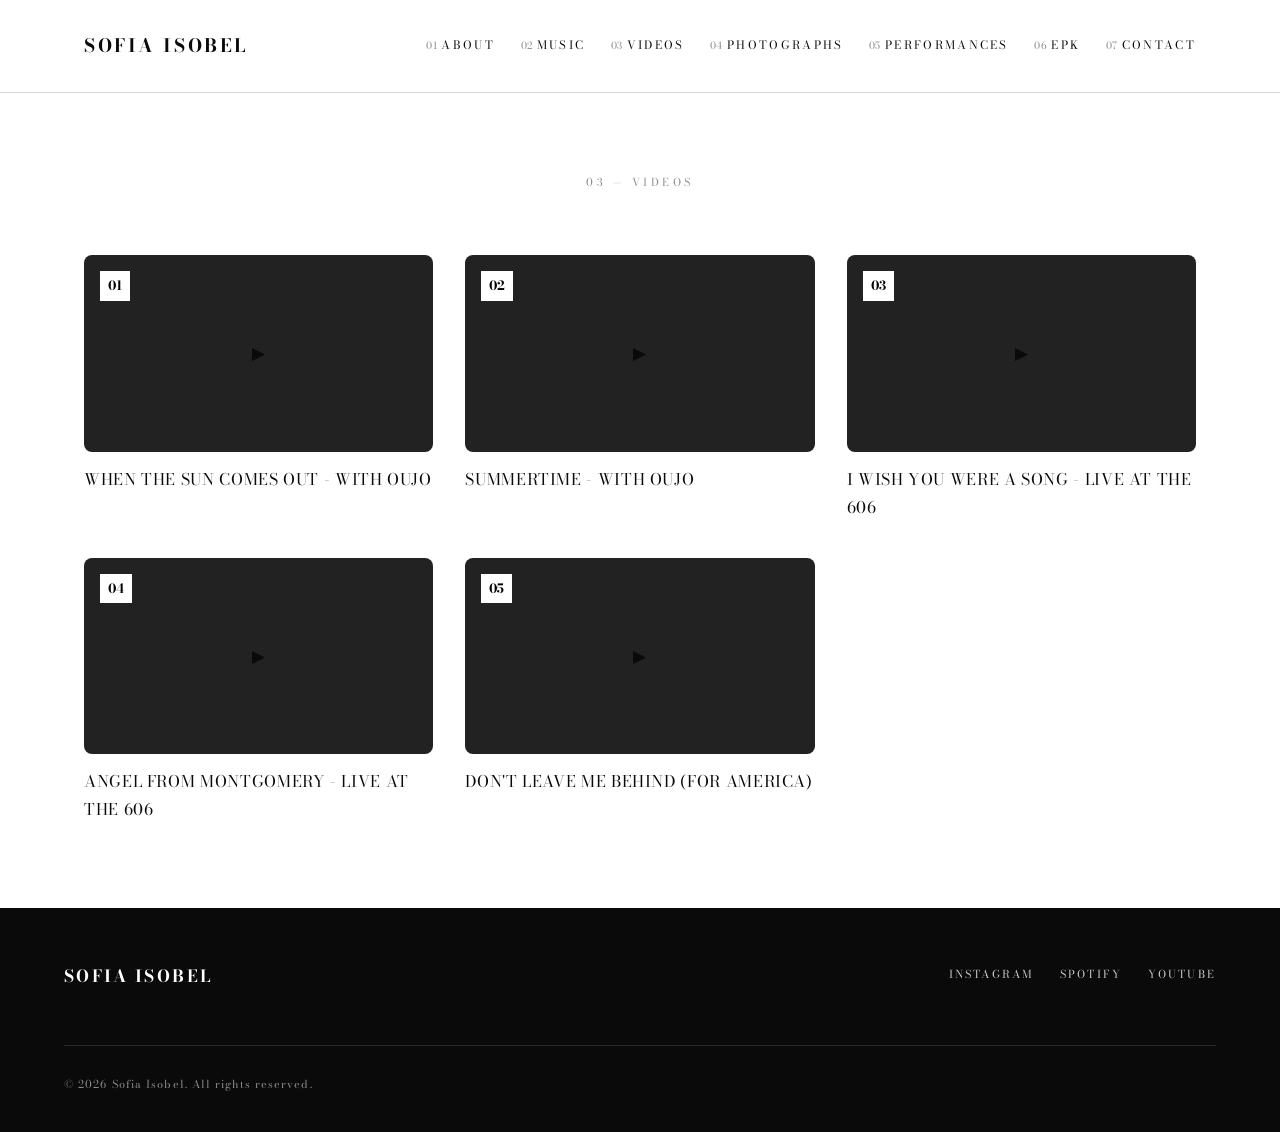
<file: videos.html>
<!DOCTYPE html>
<html lang="en">
<head>
<meta charset="UTF-8">
<meta name="viewport" content="width=device-width, initial-scale=1.0">
<title>Videos — Sofia Isobel</title>
<meta name="description" content="Videos by Sofia Isobel.">
<link rel="stylesheet" href="css/style.css">
<script src="js/main.js" defer></script>
</head>

<body>
  

<a class="visually-hidden" href="#main">Skip to content</a>

<header class="site-header">
  <div class="container">
    <a href="index.html" class="wordmark">Sofia Isobel</a>
    <button class="nav-toggle" aria-label="Toggle navigation" aria-expanded="false">
      <span></span>
    </button>
    <nav class="nav-list" aria-label="Primary">
      <a href="about.html"><span class="idx">01</span>About</a>
      <a href="music.html"><span class="idx">02</span>Music</a>
      <a href="videos.html"><span class="idx">03</span>Videos</a>
      <a href="photographs.html"><span class="idx">04</span>Photographs</a>
      <a href="coming-soon.html"><span class="idx">05</span>Performances</a>
      <a href="coming-soon.html"><span class="idx">06</span>EPK</a>
      <a href="contact.html"><span class="idx">07</span>Contact</a>
    </nav>
  </div>
</header>

<main id="main">

  <div class="page-head">
    <p class="eyebrow">03 — Videos</p>
    <!-- <h1>Reel</h1> -->
  </div>

  <section class="container">
    <div class="video-grid">

      <div class="video-card">
        <!-- Parent wrapper containing the video ID -->
        <div class="video-embed-wrapper" data-video-id="3SZ4teOwEB0">
          
          <!-- Layer 1: The UI Overlay (Sits on top) -->
          <div class="video-overlay">
            <span class="tag">01</span>
            <!-- Example play button shape using CSS -->
            <div class="play-btn" aria-hidden="true">▶</div> 
          </div>

          <!-- Layer 2: The empty target for the YouTube API -->
          <div class="youtube-target"></div>

        </div>
        
        <h3>When the Sun Comes Out - With OUJO</h3>
        <p class="eyebrow"></p>
      </div>

      <div class="video-card">
        <!-- Parent wrapper containing the video ID -->
        <div class="video-embed-wrapper" data-video-id="JJtzR6YeYxE">
          
          <!-- Layer 1: The UI Overlay (Sits on top) -->
          <div class="video-overlay">
            <span class="tag">02</span>
            <!-- Example play button shape using CSS -->
            <div class="play-btn" aria-hidden="true">▶</div> 
          </div>

          <!-- Layer 2: The empty target for the YouTube API -->
          <div class="youtube-target"></div>

        </div>
        
        <h3>Summertime - With OUJO</h3>
        <p class="eyebrow"></p>
      </div>

      <div class="video-card">
        <!-- Parent wrapper containing the video ID -->
        <div class="video-embed-wrapper" data-video-id="dDcj__IIlzQ">
          
          <!-- Layer 1: The UI Overlay (Sits on top) -->
          <div class="video-overlay">
            <span class="tag">03</span>
            <!-- Example play button shape using CSS -->
            <div class="play-btn" aria-hidden="true">▶</div> 
          </div>

          <!-- Layer 2: The empty target for the YouTube API -->
          <div class="youtube-target"></div>

        </div>
        
        <h3>I Wish You Were A Song - Live at the 606</h3>
        <p class="eyebrow"></p>
      </div>

      <div class="video-card">
        <!-- Parent wrapper containing the video ID -->
        <div class="video-embed-wrapper" data-video-id="RsQdUt0o1jY">
          
          <!-- Layer 1: The UI Overlay (Sits on top) -->
          <div class="video-overlay">
            <span class="tag">04</span>
            <!-- Example play button shape using CSS -->
            <div class="play-btn" aria-hidden="true">▶</div> 
          </div>

          <!-- Layer 2: The empty target for the YouTube API -->
          <div class="youtube-target"></div>

        </div>
        
        <h3>Angel From Montgomery - Live at the 606</h3>
        <p class="eyebrow"></p>
      </div>

      <div class="video-card">
        <!-- Parent wrapper containing the video ID -->
        <div class="video-embed-wrapper" data-video-id="YMhEyiTz-aQ">
          
          <!-- Layer 1: The UI Overlay (Sits on top) -->
          <div class="video-overlay">
            <span class="tag">05</span>
            <!-- Example play button shape using CSS -->
            <div class="play-btn" aria-hidden="true">▶</div> 
          </div>

          <!-- Layer 2: The empty target for the YouTube API -->
          <div class="youtube-target"></div>

        </div>
        
        <h3>Don't Leave Me Behind (For America)</h3>
        <p class="eyebrow"></p>
      </div>

    </div>
  </section>

  <section class="container" style="padding-top: 5rem;">
    <div class="about-grid">
      <!-- <div class="placeholder" style="--ar: 4/5;"><span class="tag">Studio — replace with image</span></div>
      <div class="bio">
        <p class="eyebrow" style="margin-bottom:1rem;">Approach</p>
        <p>Nemo enim ipsam voluptatem quia voluptas sit aspernatur aut odit aut fugit, sed quia consequuntur magni dolores eos qui ratione voluptatem sequi nesciunt.</p>
        <p>Neque porro quisquam est, qui dolorem ipsum quia dolor sit amet, consectetur, adipisci velit, sed quia non numquam eius modi tempora incidunt ut labore et dolore magnam aliquam.</p>
      </div> -->
    </div>
  </section>

</main>

<footer class="site-footer">
  <div class="footer-inner">
    <span class="footer-mark">Sofia Isobel</span>
    <nav class="footer-social" aria-label="Social">
      <a href="https://www.instagram.com/sofiaisobelh/">Instagram</a>
      <a href="https://open.spotify.com/artist/6mMKapnNQn9hhXeew7cPOA?si=JOrMR3NxQQ-wdCnq1Sw_MQ">Spotify</a>
      <a href="https://www.youtube.com/channel/UCfYOrsRfp4lc2RsOu6m83aQ">YouTube</a>
    </nav>
    <div class="footer-copy">
      <span>&copy; <span data-year>2026</span> Sofia Isobel. All rights reserved.</span>
      <!-- <span>Lorem ipsum dolor sit amet</span> -->
    </div>
  </div>
</footer>


</body>
</html>
</file>
<file: css/style.css>
/* ==========================================================================
   SOFIA ISOBEL — Stylesheet
   A monochrome, editorial identity built on a single type family (Didot,
   with Bodoni Moda as the web-safe stand‑in — see README for why).
   Structure borrows the language of the artist's own medium: tracklists,
   contact sheets and set lists become the site's navigation and grids.
   ========================================================================== */

@import url('https://fonts.googleapis.com/css2?family=Bodoni+Moda:ital,wght@0,400..900;1,400..900&display=swap');

:root {
  /* ---- palette : strictly monochrome ---- */
  --black:        #0a0a0a;
  --white:        #ffffff;
  --paper:        #ffffff;
  --hairline:     #d9d9d9;
  --hairline-dk:  #4a4a4a;
  --gray-mid:     #8c8c8c;
  --gray-ghost:   #efefef;

  /* ---- type ---- */
  --font-display: 'Didot', 'Bodoni Moda', 'Didot LT STD', 'Playfair Display', Georgia, serif;
  --fs-hero:  clamp(3.2rem, 11vw, 9rem);
  --fs-h1:    clamp(2.1rem, 5.5vw, 3.6rem);
  --fs-h2:    clamp(1.5rem, 3vw, 2.1rem);
  --fs-quote: clamp(1.4rem, 3.2vw, 2.2rem);
  --fs-body:  1.05rem;
  --fs-nav:   0.72rem;
  --fs-caption: 0.68rem;

  /* ---- layout ---- */
  --container: 1240px;
  --gutter: clamp(1.25rem, 5vw, 4rem);
  --header-h: 92px;
}

/* ---- reset ---- */
* { box-sizing: border-box; margin: 0; padding: 0; }
html { scroll-behavior: smooth; }
@media (prefers-reduced-motion: reduce) {
  html { scroll-behavior: auto; }
  *, *::before, *::after { animation-duration: 0.001ms !important; animation-iteration-count: 1 !important; transition-duration: 0.001ms !important; }
}

body {
  font-family: var(--font-display);
  background: var(--paper);
  color: var(--black);
  font-size: var(--fs-body);
  line-height: 1.7;
  -webkit-font-smoothing: antialiased;
}

img { max-width: 100%; display: block; }
a { color: inherit; text-decoration: none; }
ul, ol { list-style: none; }

::selection { background: var(--black); color: var(--white); }

.visually-hidden {
  position: absolute;
  left: -9999px;
  top: 0;
  background: var(--black);
  color: var(--white);
  padding: 0.8em 1.2em;
  z-index: 200;
  font-size: var(--fs-nav);
  letter-spacing: 0.15em;
  text-transform: uppercase;
}
.visually-hidden:focus { left: 1rem; top: 1rem; }

.page-veil {
  position: fixed;
  inset: 0;
  background: var(--black);
  z-index: 999;
  opacity: 0;
  pointer-events: none;
  transition: opacity 0.38s ease;
}
.page-veil.is-active { opacity: 1; }

:focus-visible {
  outline: 2px solid var(--black);
  outline-offset: 3px;
}

.container {
  max-width: var(--container);
  margin: 0 auto;
  padding: 0 var(--gutter);
}

.eyebrow {
  font-size: var(--fs-caption);
  letter-spacing: 0.32em;
  text-transform: uppercase;
  color: var(--gray-mid);
}

h1, h2, h3 { font-weight: 700; letter-spacing: 0.01em; }

.rule {
  border: none;
  border-top: 1px solid var(--hairline);
  margin: 3rem 0;
}

/* ==========================================================================
   Header / numbered navigation — styled like a tracklist / liner notes index
   ========================================================================== */

.site-header {
  position: sticky;
  top: 0;
  z-index: 50;
  background: var(--paper);
  border-bottom: 1px solid var(--hairline);
}

.site-header .container {
  height: var(--header-h);
  display: flex;
  align-items: center;
  justify-content: space-between;
}

.wordmark {
  font-weight: 700;
  font-size: 1.15rem;
  letter-spacing: 0.14em;
  text-transform: uppercase;
  white-space: nowrap;
}

.nav-list {
  display: flex;
  align-items: center;
  gap: clamp(0.9rem, 2vw, 1.9rem);
}

.nav-list a {
  display: inline-flex;
  align-items: baseline;
  gap: 0.4em;
  font-size: var(--fs-nav);
  letter-spacing: 0.2em;
  text-transform: uppercase;
  padding: 0.3rem 0;
  border-bottom: 1px solid transparent;
  transition: border-color 0.25s ease, color 0.25s ease;
}

.nav-list a .idx {
  color: var(--gray-mid);
  font-size: 0.62rem;
  letter-spacing: 0.02em;
}

.nav-list a:hover,
.nav-list a:focus-visible {
  border-bottom-color: var(--black);
}

.nav-list a[aria-current="page"] {
  border-bottom-color: var(--black);
}

.nav-toggle {
  display: none;
  background: none;
  border: none;
  cursor: pointer;
  width: 32px;
  height: 22px;
  position: relative;
}
.nav-toggle span,
.nav-toggle span::before,
.nav-toggle span::after {
  content: '';
  position: absolute;
  left: 0;
  width: 100%;
  height: 1px;
  background: var(--black);
  transition: transform 0.25s ease, opacity 0.25s ease;
}
.nav-toggle span { top: 50%; transform: translateY(-50%); }
.nav-toggle span::before { top: -8px; }
.nav-toggle span::after { top: 8px; }
.nav-toggle[aria-expanded="true"] span { background: transparent; }
.nav-toggle[aria-expanded="true"] span::before { transform: translateY(8px) rotate(45deg); }
.nav-toggle[aria-expanded="true"] span::after { transform: translateY(-8px) rotate(-45deg); }

@media (max-width: 860px) {
  .nav-toggle { display: block; }
  .nav-list {
    position: fixed;
    inset: var(--header-h) 0 0 0;
    background: var(--paper);
    flex-direction: column;
    justify-content: center;
    gap: 1.6rem;
    transform: translateY(-100%);
    opacity: 0;
    pointer-events: none;
    transition: transform 0.35s ease, opacity 0.35s ease;
  }
  .nav-list.is-open {
    transform: translateY(0);
    opacity: 1;
    pointer-events: auto;
  }
  .nav-list a { font-size: 0.9rem; }
}

/* ==========================================================================
   Landing hero
   ========================================================================== */

.hero {
  min-height: calc(100svh - var(--header-h));
  display: flex;
  align-items: center;
  justify-content: center;
  text-align: center;
  position: relative;
  overflow: hidden;
  padding: 4rem var(--gutter);
}

.hero-monogram {
  position: absolute;
  top: 50%;
  left: 50%;
  transform: translate(-50%, -50%);
  font-size: min(60vw, 46rem);
  line-height: 1;
  font-weight: 700;
  color: var(--gray-ghost);
  letter-spacing: -0.02em;
  user-select: none;
  pointer-events: none;
  z-index: 0;
}

.hero-inner {
  position: relative;
  z-index: 1;
  opacity: 0;
  transform: translateY(14px);
  animation: rise 1s ease forwards 0.15s;
}

@keyframes rise {
  to { opacity: 1; transform: translateY(0); }
}

.hero-eyebrow {
  font-size: var(--fs-caption);
  letter-spacing: 0.4em;
  text-transform: uppercase;
  color: var(--gray-mid);
  margin-bottom: 1.6rem;
}

.hero-name {
  font-weight: 700;
  font-size: var(--fs-hero);
  letter-spacing: 0.02em;
  text-transform: uppercase;
  line-height: 0.98;
}

.hero-tagline {
  margin-top: 1.6rem;
  font-style: italic;
  font-size: 1.05rem;
  color: var(--hairline-dk);
  max-width: 40ch;
  margin-left: auto;
  margin-right: auto;
}

.hero-rule {
  width: 64px;
  height: 1px;
  background: var(--black);
  margin: 2.4rem auto;
}

.hero-nav {
  display: flex;
  flex-wrap: wrap;
  justify-content: center;
  gap: 1.6rem 2.2rem;
}

.hero-nav a {
  font-size: var(--fs-nav);
  letter-spacing: 0.24em;
  text-transform: uppercase;
  padding-bottom: 0.3rem;
  border-bottom: 1px solid transparent;
  transition: border-color 0.25s ease;
}
.hero-nav a .idx { color: var(--gray-mid); margin-right: 0.5em; font-size: 0.62rem; }
.hero-nav a:hover, .hero-nav a:focus-visible { border-bottom-color: var(--black); }

.scroll-cue {
  position: absolute;
  bottom: 2.2rem;
  left: 50%;
  transform: translateX(-50%);
  font-size: var(--fs-caption);
  letter-spacing: 0.3em;
  text-transform: uppercase;
  color: var(--gray-mid);
}
.scroll-cue::after {
  content: '';
  display: block;
  width: 1px;
  height: 26px;
  background: var(--gray-mid);
  margin: 0.6rem auto 0;
  animation: drop 2s ease-in-out infinite;
}
@keyframes drop {
  0%, 100% { transform: scaleY(0.4); opacity: 0.3; }
  50% { transform: scaleY(1); opacity: 1; }
}

/* ==========================================================================
   Page header (inner pages)
   ========================================================================== */

.page-head {
  padding: 5rem var(--gutter) 3rem;
  text-align: center;
}
.page-head .eyebrow { margin-bottom: 1rem; }
.page-head h1 { font-size: var(--fs-h1); text-transform: uppercase; }

section { padding: 0 0 5rem; }
section:first-of-type { padding-top: 0; }

/* ==========================================================================
   Pull quote
   ========================================================================== */

.pull-quote {
  background: var(--black);
  color: var(--white);
  padding: 5rem var(--gutter);
  text-align: center;
}
.pull-quote blockquote {
  font-style: italic;
  font-size: var(--fs-quote);
  max-width: 46ch;
  margin: 0 auto;
  line-height: 1.5;
}
.pull-quote cite {
  display: block;
  margin-top: 1.4rem;
  font-style: normal;
  font-size: var(--fs-caption);
  letter-spacing: 0.28em;
  text-transform: uppercase;
  color: #b8b8b8;
}

/* ==========================================================================
   About page
   ========================================================================== */

.about-grid {
  display: grid;
  grid-template-columns: 0.85fr 1.15fr;
  gap: clamp(2rem, 6vw, 5rem);
  align-items: start;
}
@media (max-width: 780px) {
  .about-grid { grid-template-columns: 1fr; }
}
.about-grid .bio p { margin-bottom: 1.3rem; max-width: 62ch; }

/* Lead-in word: CSS has no ::first-word selector (only ::first-letter),
   so the opening word is wrapped in <span class="lead-word"> by hand in
   the HTML and styled here. */
.lead-word {
  font-weight: 700;
  text-transform: uppercase;
  letter-spacing: 0.06em;
  font-size: 1.5rem;
  line-height: 1;
}

.fact-list {
  margin-top: 2.4rem;
  border-top: 1px solid var(--hairline);
}
.fact-list li {
  display: flex;
  justify-content: space-between;
  gap: 1rem;
  padding: 0.9rem 0;
  border-bottom: 1px solid var(--hairline);
  font-size: 0.85rem;
}
.fact-list .k { letter-spacing: 0.18em; text-transform: uppercase; color: var(--gray-mid); }
.fact-list .v { text-align: right; }

/* ==========================================================================
   Placeholder blocks — the site's stand-in for photography/art direction
   ========================================================================== */

.placeholder {
  position: relative;
  width: 100%;
  aspect-ratio: var(--ar, 4 / 5);
  background:
    repeating-linear-gradient(135deg, var(--gray-ghost) 0 1px, transparent 1px 14px),
    var(--white);
  border: 1px solid var(--hairline);
  display: flex;
  align-items: flex-end;
  justify-content: flex-start;
  overflow: hidden;
}
.placeholder .tag {
  margin: 0.9rem;
  font-size: var(--fs-caption);
  letter-spacing: 0.2em;
  text-transform: uppercase;
  color: var(--gray-mid);
  background: var(--white);
  padding: 0.25em 0.6em;
  border: 1px solid var(--hairline);
}

/* ==========================================================================
   Music — tracklist
   ========================================================================== */

.release {
  display: grid;
  grid-template-columns: minmax(220px, 340px) 1fr;
  gap: clamp(2rem, 6vw, 4rem);
  align-items: start;
  margin-bottom: 4rem;
}
@media (max-width: 780px) {
  .release { grid-template-columns: 1fr; }
}
.release .placeholder { --ar: 1 / 1; }
.release-meta { margin-bottom: 1.6rem; }
.release-meta .eyebrow { margin-bottom: 0.5rem; }
.release-meta h2 { font-size: var(--fs-h2); text-transform: uppercase; }
.release-meta p { color: var(--hairline-dk); margin-top: 0.6rem; max-width: 50ch; }

.tracklist { border-top: 1px solid var(--hairline); }
.tracklist li {
  display: flex;
  align-items: baseline;
  gap: 1.2rem;
  padding: 1rem 0;
  border-bottom: 1px solid var(--hairline);
}
.tracklist .num {
  font-size: 0.8rem;
  color: var(--gray-mid);
  width: 1.6rem;
  flex-shrink: 0;
}
.tracklist .title { flex: 1; }
.tracklist .len {
  font-size: 0.8rem;
  color: var(--gray-mid);
  font-variant-numeric: tabular-nums;
}

.platform-links {
  display: flex;
  flex-wrap: wrap;
  gap: 0.8rem;
  margin-top: 1.8rem;
}

/* ==========================================================================
   Buttons / links-as-buttons
   ========================================================================== */

.btn {
  display: inline-block;
  padding: 0.85em 1.8em;
  font-size: var(--fs-nav);
  letter-spacing: 0.22em;
  text-transform: uppercase;
  border: 1px solid var(--black);
  background: var(--black);
  color: var(--white);
  transition: background 0.25s ease, color 0.25s ease;
}
.btn:hover, .btn:focus-visible { background: var(--white); color: var(--black); }

.btn-outline {
  background: transparent;
  color: var(--black);
}
.btn-outline:hover, .btn-outline:focus-visible { background: var(--black); color: var(--white); }

/* ==========================================================================
   Videos — grid of reels
   ========================================================================== */

.video-grid {
  display: grid;
  grid-template-columns: repeat(3, 1fr);
  gap: clamp(1.2rem, 3vw, 2rem);
}
@media (max-width: 900px) { .video-grid { grid-template-columns: repeat(2, 1fr); } }
@media (max-width: 560px) { .video-grid { grid-template-columns: 1fr; } }

.video-card .placeholder { --ar: 16 / 9; cursor: pointer; }
.video-card .play {
  position: absolute;
  inset: 0;
  display: flex;
  align-items: center;
  justify-content: center;
}
.video-card .play::before {
  content: '';
  width: 0;
  height: 0;
  border-style: solid;
  border-width: 11px 0 11px 18px;
  border-color: transparent transparent transparent var(--black);
  transform: translateX(2px);
}
.video-card .play {
  width: 54px;
  height: 54px;
  border-radius: 50%;
  border: 1px solid var(--black);
  background: rgba(255,255,255,0.85);
  transition: transform 0.25s ease;
}
.video-card .placeholder:hover .play { transform: scale(1.08); }
.video-card h3 {
  margin-top: 0.9rem;
  font-size: 1rem;
  font-weight: 400;
  text-transform: uppercase;
  letter-spacing: 0.04em;
}
.video-card .eyebrow { margin-top: 0.3rem; }

/* ==========================================================================
   Photographs — contact-sheet grid
   ========================================================================== */

.photo-grid {
  display: grid;
  grid-template-columns: repeat(4, 1fr);
  gap: clamp(0.6rem, 1.6vw, 1rem);
}
@media (max-width: 900px) { .photo-grid { grid-template-columns: repeat(3, 1fr); } }
@media (max-width: 600px) { .photo-grid { grid-template-columns: repeat(2, 1fr); } }

.photo-grid .frame { cursor: pointer; }
.photo-grid .frame:nth-child(5n+1) { grid-column: span 2; grid-row: span 2; }
.photo-grid .frame:nth-child(5n+1) .placeholder { --ar: 1 / 1; }
.photo-grid .frame .placeholder { --ar: 3 / 4; transition: opacity 0.25s ease; }
.photo-grid .frame:hover .placeholder { opacity: 0.72; }

.lightbox {
  position: fixed;
  inset: 0;
  background: rgba(10,10,10,0.94);
  display: none;
  align-items: center;
  justify-content: center;
  z-index: 100;
  padding: 2rem;
}
.lightbox.is-open { display: flex; }
.lightbox .placeholder { --ar: 4/5; width: min(80vw, 620px); border-color: #444; background: repeating-linear-gradient(135deg, #1c1c1c 0 1px, transparent 1px 14px), #111; }
.lightbox .placeholder .tag { background: #111; color: #ccc; border-color: #444; }
.lightbox-close {
  position: absolute;
  top: 1.6rem;
  right: 1.8rem;
  color: var(--white);
  font-size: 0.75rem;
  letter-spacing: 0.24em;
  text-transform: uppercase;
  background: none;
  border: none;
  cursor: pointer;
}

/* ==========================================================================
   Performances — set list table
   ========================================================================== */

.set-list { width: 100%; border-collapse: collapse; }
.set-list th {
  text-align: left;
  font-size: var(--fs-caption);
  letter-spacing: 0.2em;
  text-transform: uppercase;
  color: var(--gray-mid);
  font-weight: 400;
  padding: 0 0 1rem;
  border-bottom: 1px solid var(--black);
}
.set-list td {
  padding: 1.3rem 0;
  border-bottom: 1px solid var(--hairline);
  vertical-align: baseline;
}
.set-list .date { white-space: nowrap; color: var(--gray-mid); font-size: 0.85rem; }
.set-list .city { font-weight: 700; text-transform: uppercase; letter-spacing: 0.03em; }
.set-list .venue { color: var(--hairline-dk); }
.set-list .status { text-align: right; white-space: nowrap; }
.set-list th:last-child, .set-list td.status { text-align: right; }

@media (max-width: 700px) {
  .set-list thead { display: none; }
  .set-list tr { display: flex; flex-direction: column; gap: 0.2rem; padding: 1.3rem 0; border-bottom: 1px solid var(--hairline); }
  .set-list td { border: none; padding: 0; }
  .set-list td.status { text-align: left; margin-top: 0.5rem; }
}

/* ==========================================================================
   EPK
   ========================================================================== */

.stat-row {
  display: grid;
  grid-template-columns: repeat(4, 1fr);
  border-top: 1px solid var(--hairline);
  border-bottom: 1px solid var(--hairline);
  margin: 3rem 0;
}
.stat-row div { padding: 1.6rem 1rem; text-align: center; border-left: 1px solid var(--hairline); }
.stat-row div:first-child { border-left: none; }
.stat-row .num { display: block; font-size: clamp(1.6rem, 4vw, 2.4rem); font-weight: 700; }
.stat-row .label { display: block; margin-top: 0.4rem; font-size: var(--fs-caption); letter-spacing: 0.2em; text-transform: uppercase; color: var(--gray-mid); }
@media (max-width: 700px) {
  .stat-row { grid-template-columns: repeat(2, 1fr); }
  .stat-row div:nth-child(3) { border-left: none; }
}

.press-quotes { display: grid; gap: 2.2rem; grid-template-columns: 1fr 1fr; }
@media (max-width: 780px) { .press-quotes { grid-template-columns: 1fr; } }
.press-quotes figure { border-top: 1px solid var(--black); padding-top: 1.2rem; }
.press-quotes blockquote { font-style: italic; font-size: 1.1rem; line-height: 1.6; }
.press-quotes figcaption { margin-top: 0.9rem; font-size: var(--fs-caption); letter-spacing: 0.18em; text-transform: uppercase; color: var(--gray-mid); }

.download-row {
  display: flex;
  flex-wrap: wrap;
  gap: 1rem;
  margin-top: 2.4rem;
}

/* ==========================================================================
   Contact
   ========================================================================== */

.contact-grid {
  display: grid;
  grid-template-columns: 1fr 1fr;
  gap: clamp(2rem, 6vw, 5rem);
}
@media (max-width: 780px) { .contact-grid { grid-template-columns: 1fr; } }

.contact-list { border-top: 1px solid var(--hairline); margin-top: 2rem; }
.contact-list li { display: flex; justify-content: space-between; padding: 1rem 0; border-bottom: 1px solid var(--hairline); }
.contact-list .k { letter-spacing: 0.18em; text-transform: uppercase; font-size: 0.8rem; color: var(--gray-mid); }

.form-field { margin-bottom: 1.8rem; }
.form-field label {
  display: block;
  font-size: var(--fs-caption);
  letter-spacing: 0.2em;
  text-transform: uppercase;
  color: var(--gray-mid);
  margin-bottom: 0.6rem;
}
.form-field input,
.form-field textarea {
  width: 100%;
  border: none;
  border-bottom: 1px solid var(--hairline);
  background: transparent;
  font-family: var(--font-display);
  font-size: 1rem;
  padding: 0.6rem 0;
  color: var(--black);
}
.form-field input:focus,
.form-field textarea:focus {
  outline: none;
  border-bottom-color: var(--black);
}
.form-field textarea { resize: vertical; min-height: 110px; }
.form-note { margin-top: 1rem; font-size: 0.8rem; color: var(--gray-mid); }

/* ==========================================================================
   Home page — inverted (white text on black)
   Scoped to body.page-home so every other page keeps the white canvas.
   ========================================================================== */

body.page-home {
  background: var(--black);
  color: var(--white);
}

.page-home .site-header {
  background: var(--black);
  border-bottom-color: #262626;
}
.page-home .wordmark { color: var(--white); }
.page-home .nav-list a { color: var(--white); }
.page-home .nav-list a .idx { color: #9a9a9a; }
.page-home .nav-list a:hover,
.page-home .nav-list a:focus-visible { border-bottom-color: var(--white); }
.page-home .nav-toggle span,
.page-home .nav-toggle span::before,
.page-home .nav-toggle span::after { background: var(--white); }
.page-home .nav-list.is-open { background: var(--black); }

.page-home .hero-monogram { color: #161616; }
.page-home .hero-eyebrow { color: #9a9a9a; }
.page-home .hero-tagline { color: #cfcfcf; }
.page-home .hero-rule { background: var(--white); }
.page-home .hero-nav a .idx { color: #9a9a9a; }
.page-home .hero-nav a:hover,
.page-home .hero-nav a:focus-visible { border-bottom-color: var(--white); }
.page-home .scroll-cue { color: #9a9a9a; }
.page-home .scroll-cue::after { background: #9a9a9a; }

.page-home ::selection { background: var(--white); color: var(--black); }
.page-home :focus-visible { outline-color: var(--white); }

/* Footer is already black/white globally, so it stays consistent unchanged. */

/* ==========================================================================
   Footer
   ========================================================================== */

.site-footer {
  background: var(--black);
  color: var(--white);
  padding: 3.4rem var(--gutter) 2.4rem;
}
.footer-inner {
  max-width: var(--container);
  margin: 0 auto;
  display: flex;
  flex-wrap: wrap;
  justify-content: space-between;
  align-items: center;
  gap: 1.6rem;
}
.footer-mark {
  font-weight: 700;
  letter-spacing: 0.14em;
  text-transform: uppercase;
}
.footer-social {
  display: flex;
  gap: 1.6rem;
}
.footer-social a {
  font-size: var(--fs-caption);
  letter-spacing: 0.2em;
  text-transform: uppercase;
  color: #cfcfcf;
  border-bottom: 1px solid transparent;
  padding-bottom: 0.2rem;
  transition: border-color 0.25s ease, color 0.25s ease;
}
.footer-social a:hover, .footer-social a:focus-visible { color: var(--white); border-color: var(--white); }
.footer-copy {
  width: 100%;
  margin-top: 1.8rem;
  padding-top: 1.8rem;
  border-top: 1px solid #2a2a2a;
  font-size: var(--fs-caption);
  letter-spacing: 0.1em;
  color: #8c8c8c;
  display: flex;
  justify-content: space-between;
  flex-wrap: wrap;
  gap: 0.6rem;
}

.video-embed-wrapper {
  position: relative;
  aspect-ratio: 16 / 9;
  width: 100%;
  background-color: #222; /* Fallback background color */
  border-radius: 8px; /* Optional: smooth corners */
  overflow: hidden;
}

/* The overlay sits on top (z-index: 2) and catches the user's click */
.video-overlay {
  position: absolute;
  top: 0;
  left: 0;
  width: 100%;
  height: 100%;
  z-index: 2;
  cursor: pointer;
  display: flex;
  align-items: center;
  justify-content: center;
  background-size: cover;
  background-position: center;
  transition: opacity 0.3s ease;
}

/* Position your tag inside the overlay */
.video-overlay .tag {
  position: absolute;
  top: 16px;
  left: 16px;
  background: white;
  color: black;
  padding: 4px 8px;
  font-size: 0.8rem;
  font-weight: bold;
}

/* The target area for the iframe sits behind the overlay (z-index: 1) */
.youtube-target,
.video-embed-wrapper iframe {
  position: absolute;
  top: 0;
  left: 0;
  width: 100%;
  height: 100%;
  z-index: 1;
  border: none;
}
</file>
